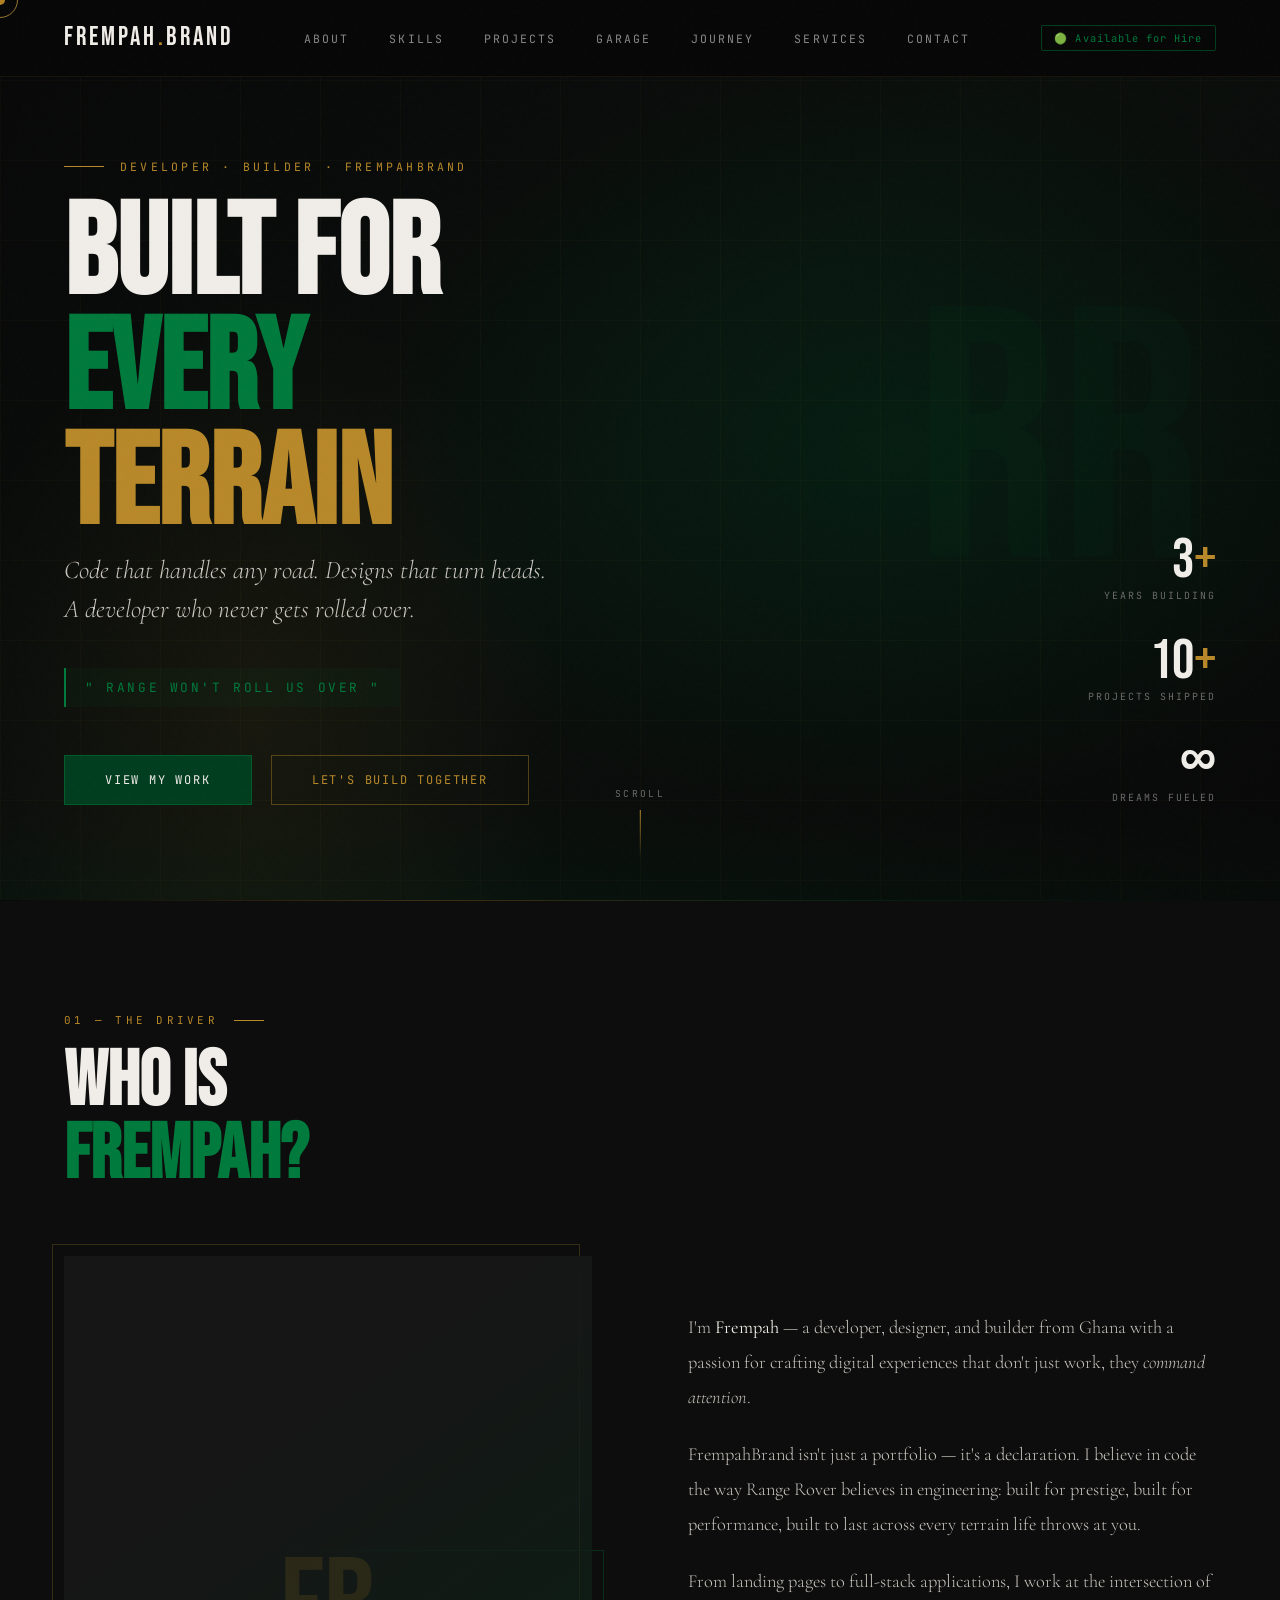
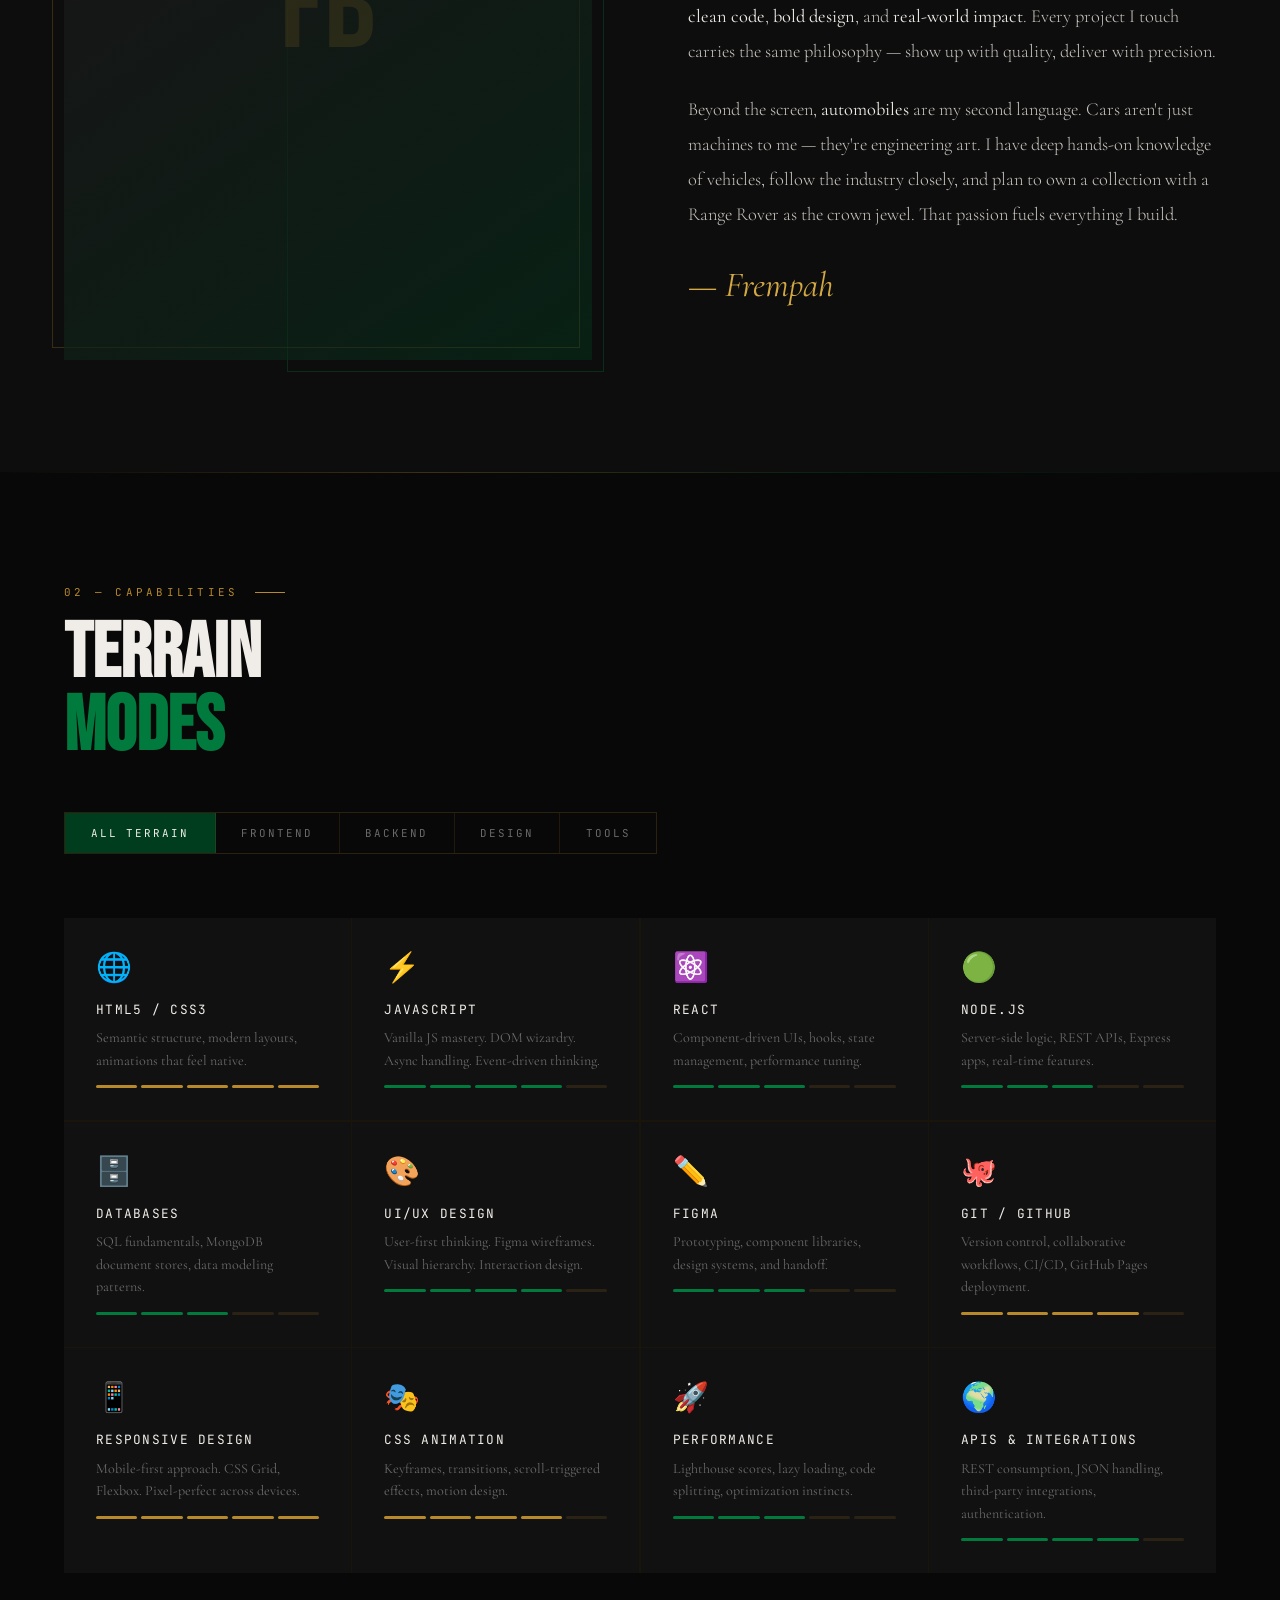
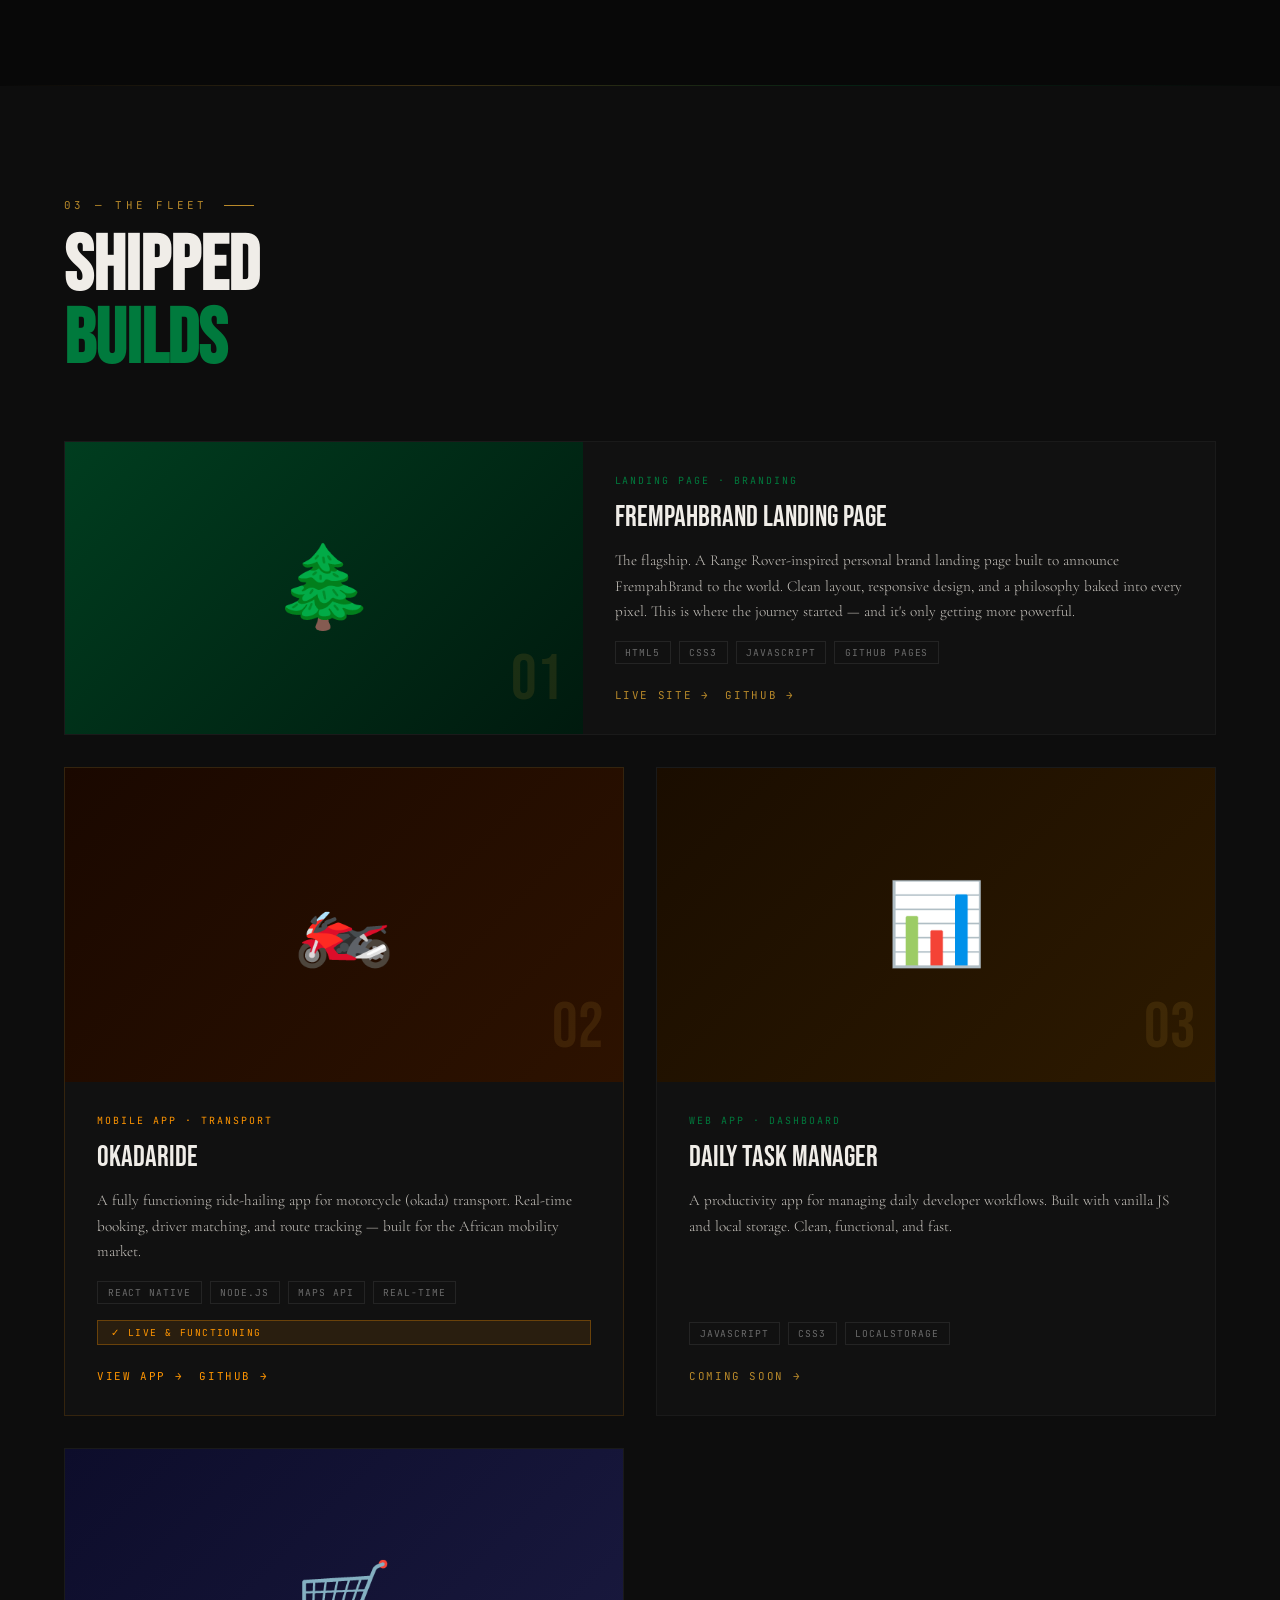
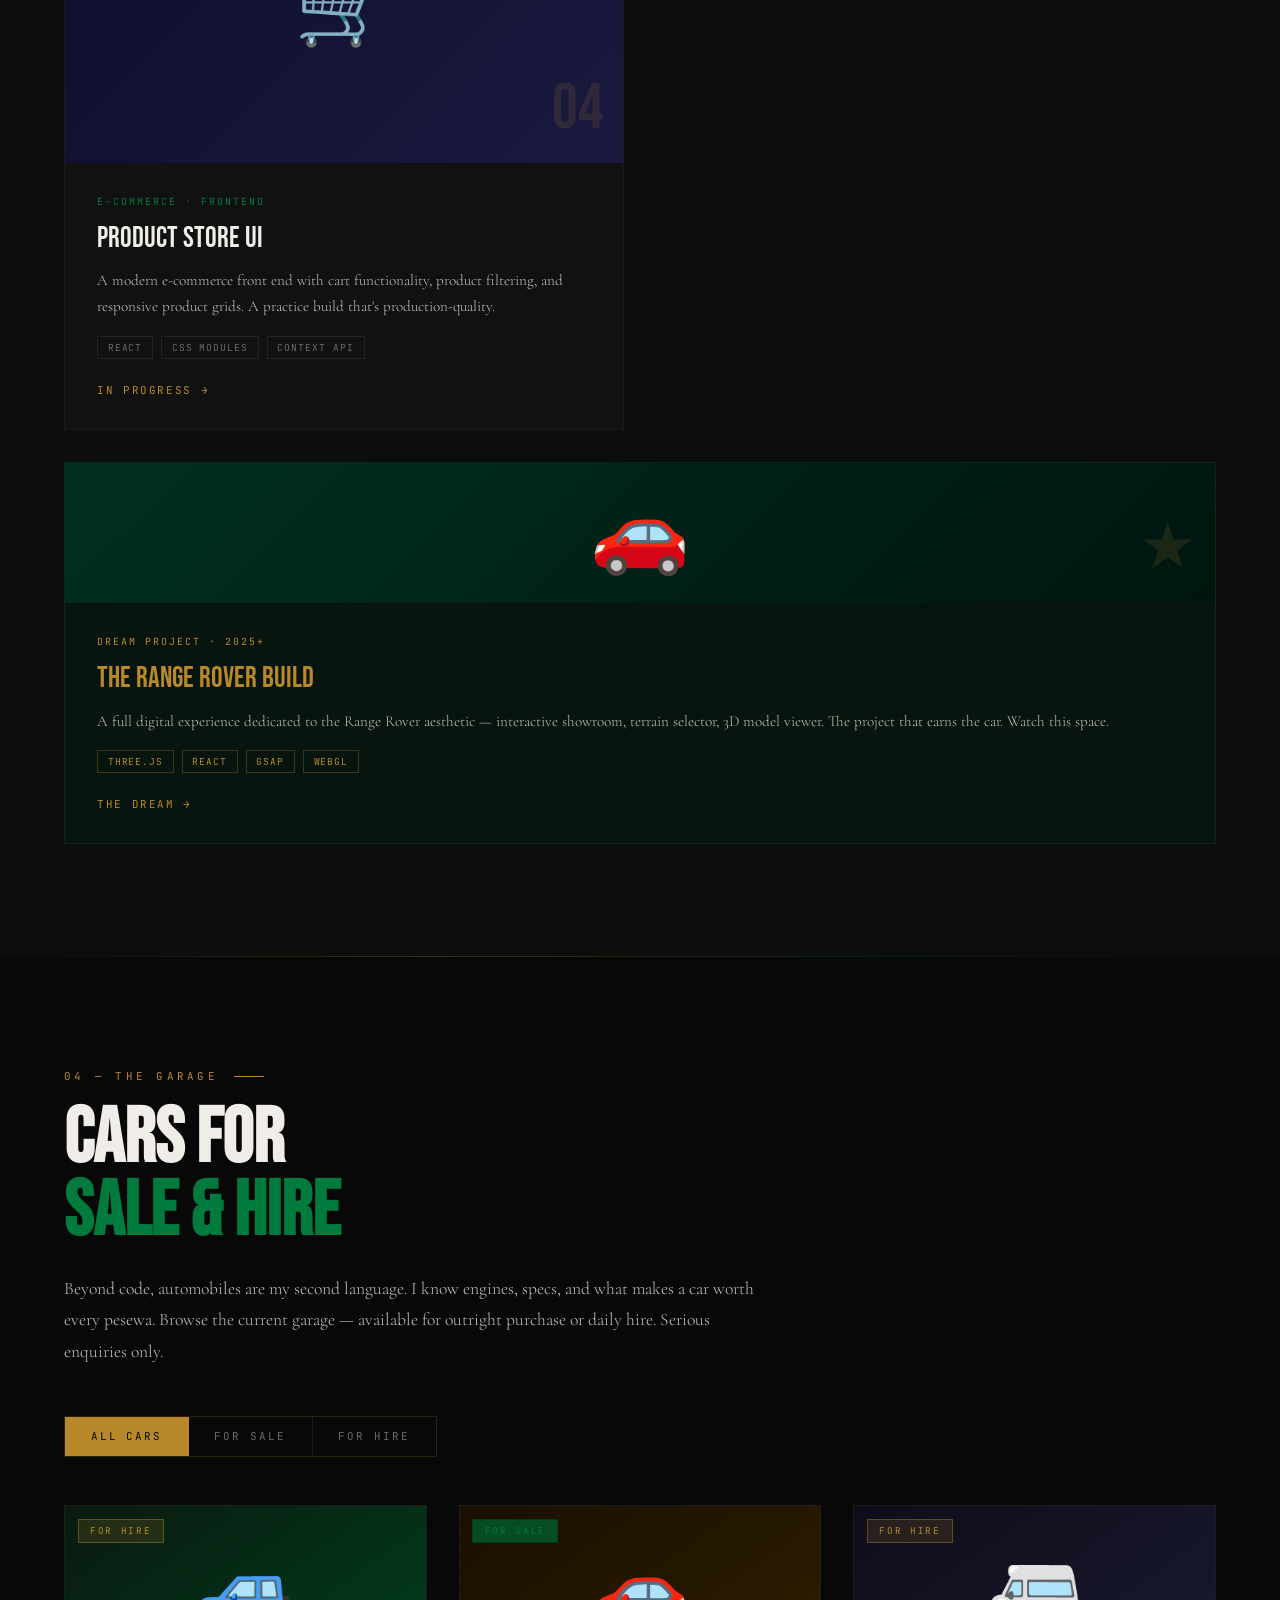
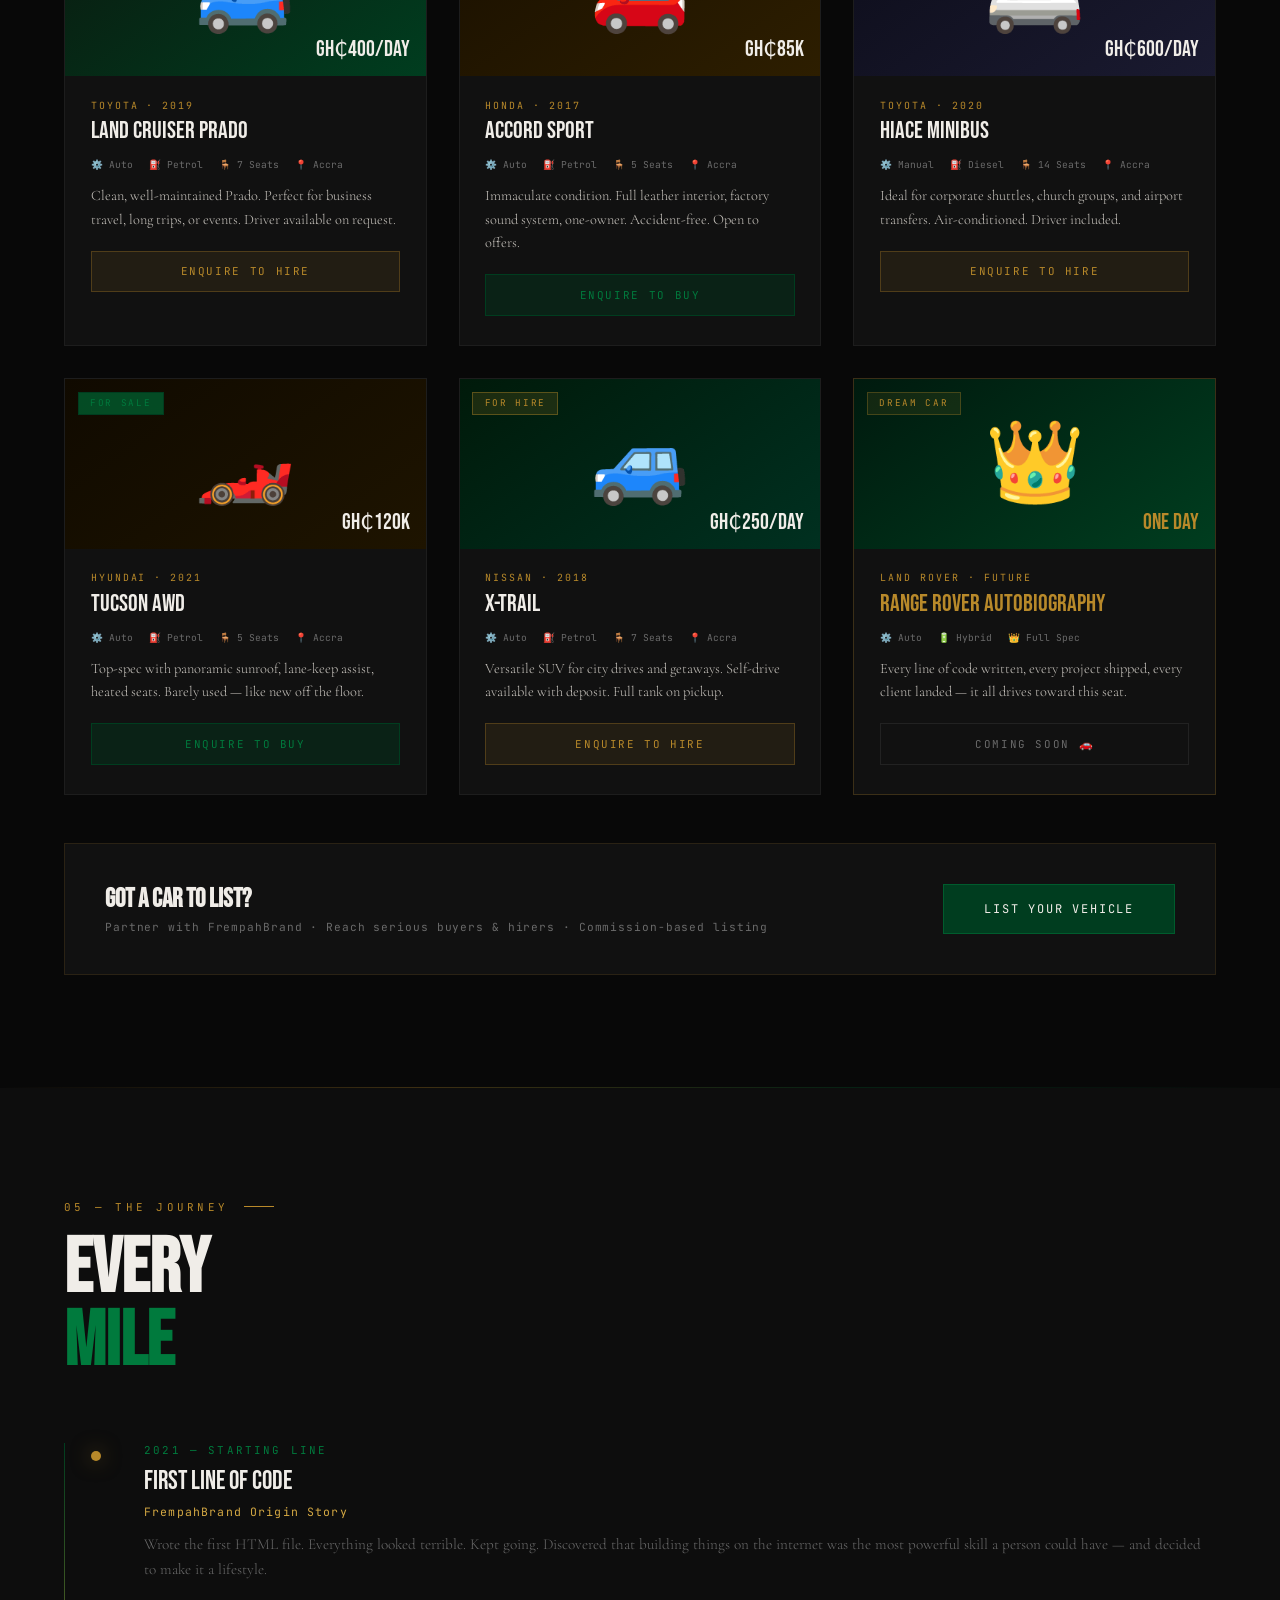
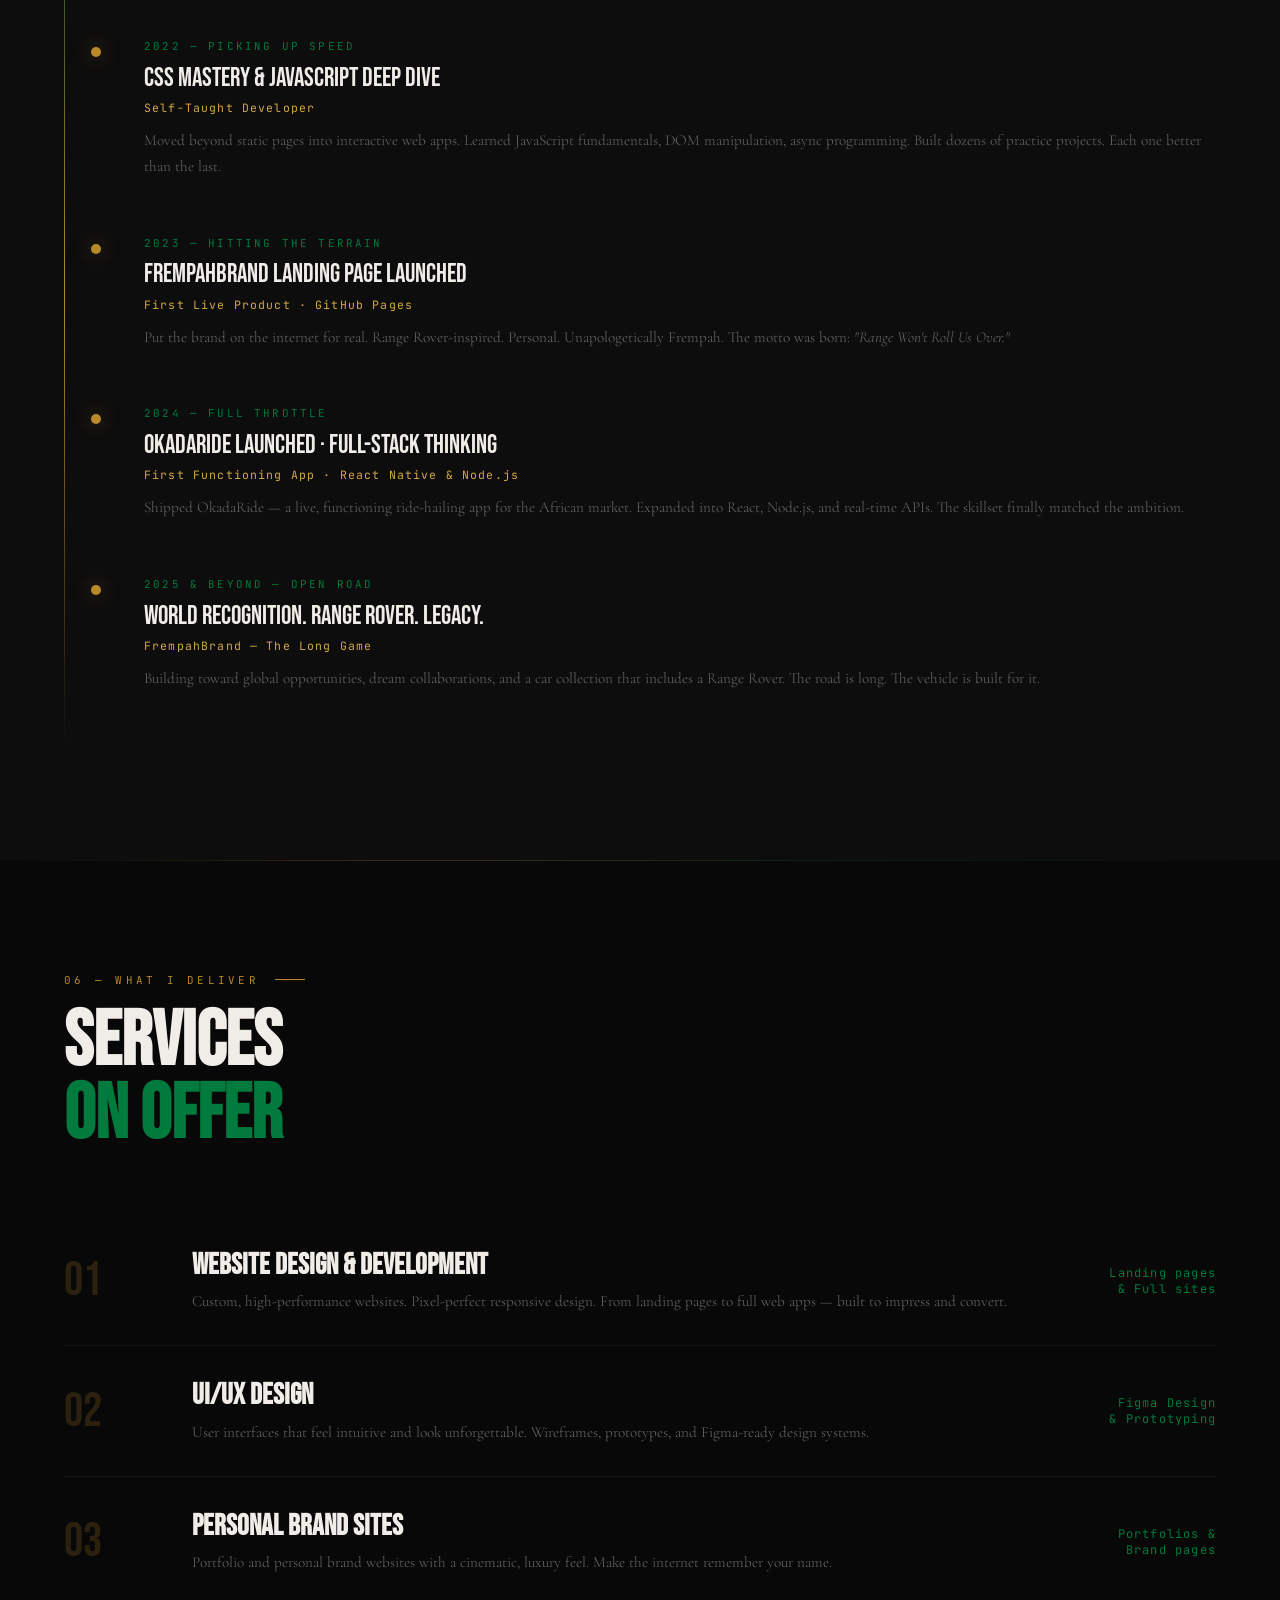
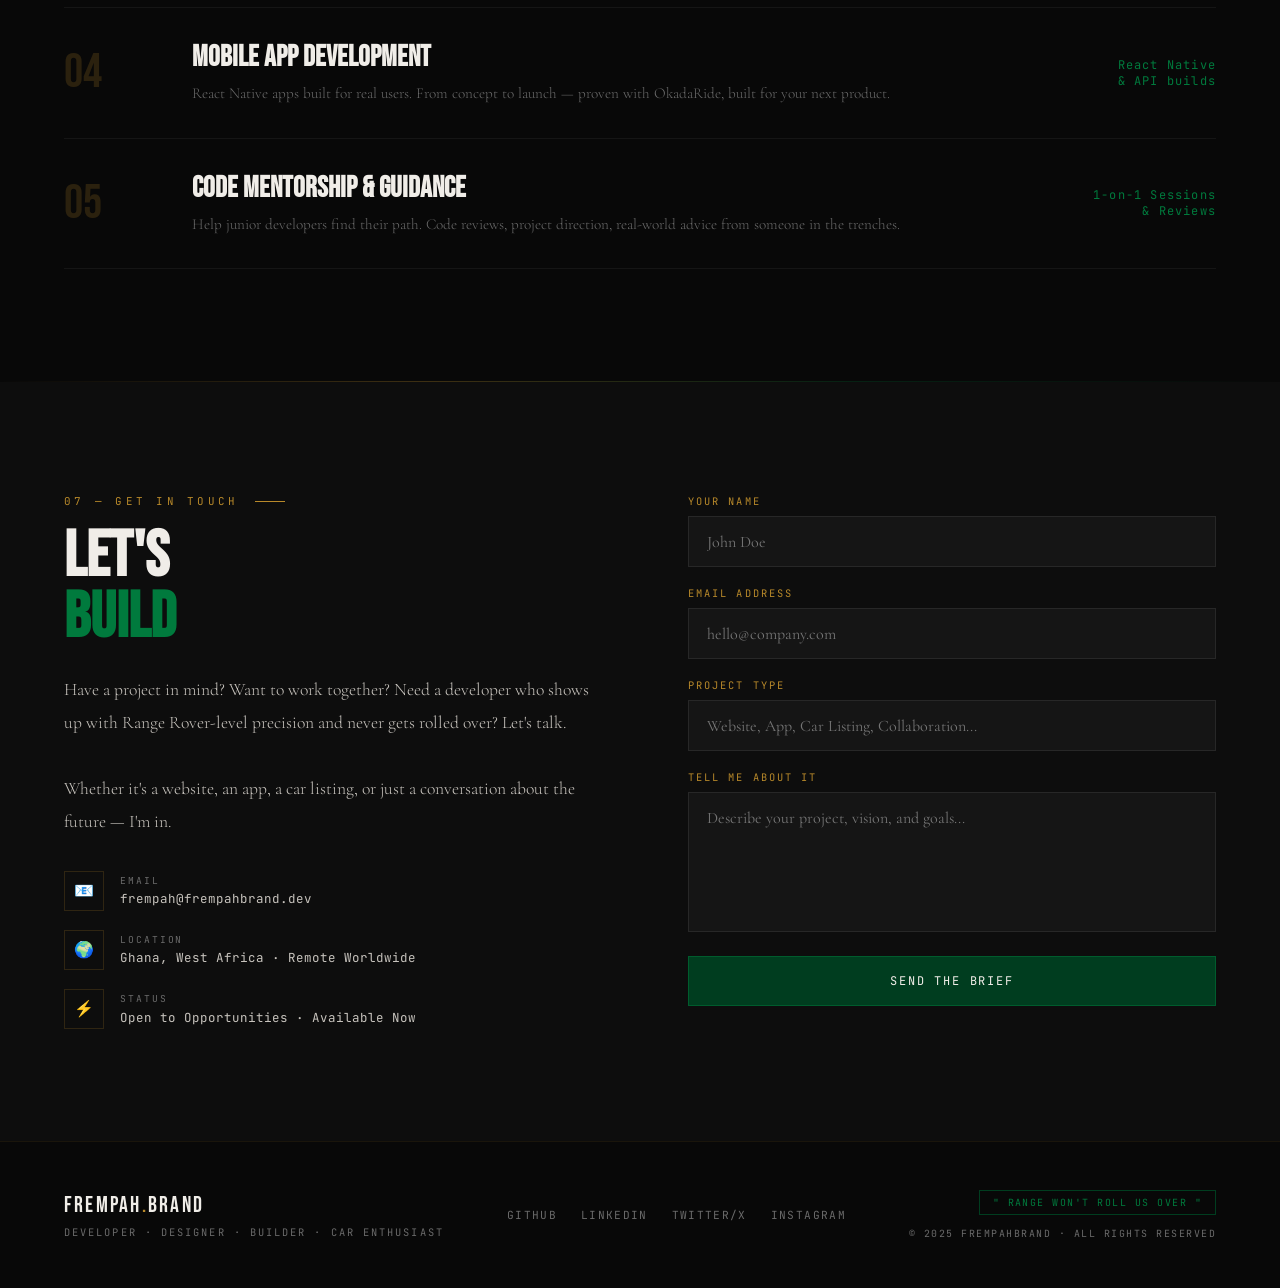
<file: index.html>
<!DOCTYPE html>
<html lang="en">
<head>
<meta charset="UTF-8"/>
<meta name="viewport" content="width=device-width, initial-scale=1.0"/>
<title>FrempahBrand — Developer. Builder. Legend.</title>
<link rel="preconnect" href="https://fonts.googleapis.com"/>
<link rel="preconnect" href="https://fonts.gstatic.com" crossorigin/>
<link href="https://fonts.googleapis.com/css2?family=Cormorant+Garamond:ital,wght@0,300;0,400;0,600;0,700;1,300;1,400&family=JetBrains+Mono:wght@300;400;500&family=Bebas+Neue&display=swap" rel="stylesheet"/>
<style>
  :root {
    --black: #080808; --deep: #0d0d0d; --panel: #111111; --panel2: #161616;
    --rrg: #003d1f; --rrg-bright: #005c2d; --rrg-glow: #007a3d;
    --gold: #b8892a; --gold-bright: #d4a843;
    --chrome-dim: #888; --white: #f0ede8; --off-white: #c8c4be; --text-muted: #6a6a6a;
    --font-display: 'Bebas Neue', sans-serif;
    --font-serif: 'Cormorant Garamond', serif;
    --font-mono: 'JetBrains Mono', monospace;
  }
  *, *::before, *::after { margin: 0; padding: 0; box-sizing: border-box; }
  html { scroll-behavior: smooth; }
  body { background: var(--black); color: var(--white); font-family: var(--font-serif); overflow-x: hidden; cursor: none; }

  /* CURSOR */
  .cursor { position: fixed; width: 10px; height: 10px; background: var(--gold); border-radius: 50%; pointer-events: none; z-index: 9999; transform: translate(-50%,-50%); mix-blend-mode: difference; }
  .cursor-ring { position: fixed; width: 36px; height: 36px; border: 1px solid var(--gold-bright); border-radius: 50%; pointer-events: none; z-index: 9998; transform: translate(-50%,-50%); opacity: .7; transition: width .3s, height .3s; }

  /* SCROLLBAR */
  ::-webkit-scrollbar { width: 3px; }
  ::-webkit-scrollbar-track { background: var(--black); }
  ::-webkit-scrollbar-thumb { background: var(--rrg); }

  /* NAV */
  nav { position: fixed; top: 0; left: 0; right: 0; z-index: 100; display: flex; align-items: center; justify-content: space-between; padding: 1.4rem 4rem; background: rgba(8,8,8,.97); border-bottom: 1px solid rgba(184,137,42,.1); }
  .nav-logo { font-family: var(--font-display); font-size: 1.6rem; letter-spacing: .12em; color: var(--white); }
  .nav-logo span { color: var(--gold); }
  .nav-links { display: flex; gap: 2.5rem; list-style: none; }
  .nav-links a { font-family: var(--font-mono); font-size: .72rem; letter-spacing: .18em; text-transform: uppercase; color: var(--chrome-dim); text-decoration: none; transition: color .3s; position: relative; }
  .nav-links a::after { content: ''; position: absolute; bottom: -4px; left: 0; width: 0; height: 1px; background: var(--gold); transition: width .3s; }
  .nav-links a:hover { color: var(--gold); }
  .nav-links a:hover::after { width: 100%; }
  .nav-badge { font-family: var(--font-mono); font-size: .65rem; letter-spacing: .1em; color: var(--rrg-glow); border: 1px solid var(--rrg); padding: .3rem .8rem; border-radius: 2px; }

  /* HERO — padding-top ensures content clears fixed nav on all screen sizes */
  .hero { min-height: 100vh; position: relative; display: flex; flex-direction: column; justify-content: center; padding: 8rem 4rem 4rem; overflow: hidden; }
  .hero-bg { position: absolute; inset: 0; z-index: 0; background: radial-gradient(ellipse 60% 60% at 70% 50%, rgba(0,61,31,.35) 0%, transparent 70%), radial-gradient(ellipse 40% 80% at 20% 80%, rgba(184,137,42,.08) 0%, transparent 60%), linear-gradient(135deg, #080808 0%, #0a0f0c 50%, #080808 100%); }
  .hero-grid { position: absolute; inset: 0; z-index: 1; opacity: .06; background-image: linear-gradient(rgba(184,137,42,.6) 1px, transparent 1px), linear-gradient(90deg, rgba(184,137,42,.6) 1px, transparent 1px); background-size: 80px 80px; }
  .hero-terrain { position: absolute; bottom: 0; left: 0; right: 0; z-index: 2; height: 200px; opacity: .15; background: radial-gradient(ellipse 200% 100% at 50% 120%, var(--rrg) 0%, transparent 70%); }
  .hero-rr-mark { position: absolute; right: 6%; top: 50%; transform: translateY(-50%); z-index: 2; opacity: .04; font-family: var(--font-display); font-size: 28vw; line-height: 1; color: var(--rrg-glow); user-select: none; animation: breathe 8s ease-in-out infinite; }
  @keyframes breathe { 0%,100%{opacity:.04} 50%{opacity:.07} }
  .hero-content { position: relative; z-index: 3; max-width: 900px; }
  .hero-eyebrow { font-family: var(--font-mono); font-size: .72rem; letter-spacing: .28em; color: var(--gold); text-transform: uppercase; margin-bottom: 1.5rem; display: flex; align-items: center; gap: 1rem; }
  .hero-eyebrow::before { content: ''; display: block; width: 40px; height: 1px; background: var(--gold); }
  .hero-title { font-family: var(--font-display); font-size: clamp(4.5rem, 10vw, 11rem); line-height: .9; color: var(--white); margin-bottom: .5rem; }
  .hero-title .green { color: var(--rrg-glow); }
  .hero-title .gold { color: var(--gold); }
  .hero-subtitle { font-family: var(--font-serif); font-size: clamp(1.1rem, 2vw, 1.6rem); font-style: italic; font-weight: 300; color: var(--off-white); margin-bottom: 2.5rem; line-height: 1.5; }
  .hero-motto { font-family: var(--font-mono); font-size: .8rem; letter-spacing: .2em; color: var(--rrg-glow); text-transform: uppercase; padding: .7rem 1.2rem; border-left: 2px solid var(--rrg-glow); background: rgba(0,92,45,.08); display: inline-block; margin-bottom: 3rem; }
  .hero-ctas { display: flex; gap: 1.2rem; flex-wrap: wrap; }
  .btn-primary { font-family: var(--font-mono); font-size: .75rem; letter-spacing: .15em; text-transform: uppercase; padding: 1rem 2.5rem; text-decoration: none; background: var(--rrg); color: var(--white); border: 1px solid var(--rrg-bright); transition: background .3s, transform .2s, box-shadow .3s; cursor: pointer; }
  .btn-primary:hover { background: var(--rrg-bright); transform: translateY(-2px); box-shadow: 0 12px 40px rgba(0,92,45,.4); }
  .btn-outline { font-family: var(--font-mono); font-size: .75rem; letter-spacing: .15em; text-transform: uppercase; padding: 1rem 2.5rem; text-decoration: none; color: var(--gold); border: 1px solid rgba(184,137,42,.4); background: transparent; transition: border-color .3s, color .3s, background .3s, transform .2s; }
  .btn-outline:hover { border-color: var(--gold); background: rgba(184,137,42,.07); transform: translateY(-2px); }
  .hero-stats { position: absolute; right: 4rem; bottom: 6rem; z-index: 3; display: flex; flex-direction: column; gap: 2rem; text-align: right; }
  .stat-num { font-family: var(--font-display); font-size: 3.5rem; line-height: 1; color: var(--white); }
  .stat-num span { color: var(--gold); }
  .stat-label { font-family: var(--font-mono); font-size: .62rem; letter-spacing: .2em; color: var(--text-muted); text-transform: uppercase; }
  .hero-scroll { position: absolute; bottom: 2.5rem; left: 50%; transform: translateX(-50%); z-index: 3; display: flex; flex-direction: column; align-items: center; gap: .6rem; }
  .hero-scroll span { font-family: var(--font-mono); font-size: .6rem; letter-spacing: .25em; color: var(--text-muted); text-transform: uppercase; }
  .scroll-line { width: 1px; height: 50px; background: linear-gradient(to bottom, var(--gold), transparent); animation: scrollpulse 2s ease-in-out infinite; }
  @keyframes scrollpulse { 0%,100%{opacity:.3} 50%{opacity:1} }

  /* SECTIONS */
  section { padding: 7rem 4rem; position: relative; scroll-margin-top: 5rem; }
  .section-label { font-family: var(--font-mono); font-size: .68rem; letter-spacing: .3em; text-transform: uppercase; color: var(--gold); display: flex; align-items: center; gap: 1rem; margin-bottom: 1.2rem; }
  .section-label::after { content: ''; flex: 0 0 30px; height: 1px; background: var(--gold); }
  h2.section-title { font-family: var(--font-display); font-size: clamp(3rem, 6vw, 6rem); line-height: .95; color: var(--white); margin-bottom: 1.5rem; }
  h2.section-title em { color: var(--rrg-glow); font-style: normal; }
  .section-divider { width: 100%; height: 1px; background: linear-gradient(to right, transparent, rgba(184,137,42,.3), rgba(0,92,45,.3), transparent); }

  /* ABOUT */
  #about { background: var(--deep); }
  .about-grid { display: grid; grid-template-columns: 1fr 1fr; gap: 6rem; align-items: center; margin-top: 4rem; }
  .about-image-wrap { position: relative; }
  .about-img-border { position: absolute; top: -12px; left: -12px; right: 12px; bottom: 12px; border: 1px solid rgba(184,137,42,.25); z-index: 0; }
  .about-img-accent { position: absolute; bottom: -12px; right: -12px; width: 60%; height: 60%; border: 1px solid rgba(0,92,45,.4); z-index: 0; }
  .about-photo-placeholder { width: 100%; aspect-ratio: 3/4; background: linear-gradient(145deg, var(--panel2) 30%, rgba(0,61,31,.4) 100%); position: relative; z-index: 1; display: flex; align-items: center; justify-content: center; font-family: var(--font-display); font-size: 8rem; color: rgba(184,137,42,.15); }
  .about-text p { font-size: 1.15rem; line-height: 1.9; color: var(--off-white); margin-bottom: 1.4rem; font-weight: 300; }
  .about-text p strong { color: var(--white); font-weight: 400; }
  .about-signature { font-family: var(--font-serif); font-style: italic; font-size: 2.2rem; color: var(--gold-bright); margin-top: 2rem; }

  /* SKILLS */
  #skills { background: var(--black); }
  .terrain-selector { display: flex; margin: 3rem 0 4rem; border: 1px solid rgba(184,137,42,.2); overflow: hidden; width: fit-content; }
  .terrain-btn { font-family: var(--font-mono); font-size: .68rem; letter-spacing: .18em; text-transform: uppercase; padding: .8rem 1.6rem; background: transparent; color: var(--text-muted); border: none; cursor: pointer; border-right: 1px solid rgba(184,137,42,.15); transition: background .3s, color .3s; }
  .terrain-btn:last-child { border-right: none; }
  .terrain-btn.active, .terrain-btn:hover { background: var(--rrg); color: var(--white); }
  .skills-grid { display: grid; grid-template-columns: repeat(auto-fill, minmax(260px, 1fr)); gap: 1.5px; background: rgba(184,137,42,.1); }
  .skill-card { background: var(--panel); padding: 2rem; transition: background .3s, transform .3s; position: relative; overflow: hidden; }
  .skill-card::before { content: ''; position: absolute; top: 0; left: 0; right: 0; height: 2px; background: linear-gradient(to right, var(--rrg), var(--gold)); transform: scaleX(0); transform-origin: left; transition: transform .4s; }
  .skill-card:hover::before { transform: scaleX(1); }
  .skill-card:hover { background: var(--panel2); transform: translateY(-3px); }
  .skill-icon { font-size: 1.8rem; margin-bottom: 1rem; display: block; }
  .skill-name { font-family: var(--font-mono); font-size: .8rem; letter-spacing: .1em; color: var(--white); margin-bottom: .5rem; text-transform: uppercase; }
  .skill-desc { font-size: .88rem; color: var(--text-muted); line-height: 1.6; margin-top: .6rem; }
  .skill-level-wrap { display: flex; gap: 4px; margin-top: .8rem; }
  .skill-pip { flex: 1; height: 3px; background: rgba(184,137,42,.15); border-radius: 2px; }
  .skill-pip.filled { background: var(--rrg-glow); }
  .skill-pip.gold { background: var(--gold); }

  /* PROJECTS */
  #projects { background: var(--deep); }
  .projects-grid { display: grid; grid-template-columns: 1fr 1fr; gap: 2rem; margin-top: 4rem; }
  .project-card { background: var(--panel); border: 1px solid rgba(255,255,255,.04); transition: border-color .3s, transform .3s; display: flex; flex-direction: column; overflow: hidden; }
  .project-card:hover { border-color: rgba(184,137,42,.3); transform: translateY(-5px); }
  .project-card.featured { grid-column: 1 / -1; flex-direction: row; }
  .project-thumb { aspect-ratio: 16/9; display: flex; align-items: center; justify-content: center; font-size: 5rem; position: relative; overflow: hidden; flex-shrink: 0; }
  .project-card.featured .project-thumb { flex: 0 0 45%; aspect-ratio: auto; }
  .proj-num { position: absolute; bottom: 1rem; right: 1.2rem; font-family: var(--font-display); font-size: 4rem; color: rgba(184,137,42,.15); }
  .project-body { padding: 2rem; flex: 1; display: flex; flex-direction: column; }
  .project-tag { font-family: var(--font-mono); font-size: .62rem; letter-spacing: .2em; text-transform: uppercase; color: var(--rrg-glow); margin-bottom: .8rem; }
  .project-title { font-family: var(--font-display); font-size: 1.8rem; color: var(--white); margin-bottom: .8rem; }
  .project-desc { font-size: .95rem; line-height: 1.7; color: var(--off-white); flex: 1; font-weight: 300; }
  .project-links { display: flex; gap: 1rem; margin-top: 1.5rem; }
  .project-link { font-family: var(--font-mono); font-size: .68rem; letter-spacing: .15em; text-transform: uppercase; color: var(--gold); text-decoration: none; transition: color .3s; }
  .project-link:hover { color: var(--gold-bright); }
  .project-link::after { content: ' →'; }
  .project-stack { display: flex; flex-wrap: wrap; gap: .5rem; margin-top: 1rem; }
  .stack-tag { font-family: var(--font-mono); font-size: .6rem; letter-spacing: .1em; color: var(--text-muted); border: 1px solid rgba(255,255,255,.08); padding: .25rem .6rem; text-transform: uppercase; }
  .live-badge { display: inline-block; margin-top: 1rem; font-family: var(--font-mono); font-size: .6rem; letter-spacing: .15em; text-transform: uppercase; padding: .3rem .8rem; }

  /* GARAGE */
  #garage { background: var(--black); }
  .garage-intro { font-size: 1.1rem; line-height: 1.8; color: var(--off-white); font-weight: 300; max-width: 700px; margin-bottom: 3rem; }
  .garage-tabs { display: flex; margin-bottom: 3rem; border: 1px solid rgba(184,137,42,.2); overflow: hidden; width: fit-content; }
  .garage-tab { font-family: var(--font-mono); font-size: .68rem; letter-spacing: .18em; text-transform: uppercase; padding: .8rem 1.6rem; background: transparent; color: var(--text-muted); border: none; cursor: pointer; border-right: 1px solid rgba(184,137,42,.15); transition: background .3s, color .3s; }
  .garage-tab:last-child { border-right: none; }
  .garage-tab.active, .garage-tab:hover { background: var(--gold); color: var(--black); }
  .garage-grid { display: grid; grid-template-columns: repeat(auto-fill, minmax(300px, 1fr)); gap: 2rem; }
  .car-card { background: var(--panel); border: 1px solid rgba(255,255,255,.05); overflow: hidden; transition: transform .3s, border-color .3s; }
  .car-card:hover { transform: translateY(-6px); border-color: rgba(184,137,42,.3); }
  .car-visual { height: 170px; display: flex; align-items: center; justify-content: center; font-size: 5rem; position: relative; }
  .car-badge { position: absolute; top: .8rem; left: .8rem; font-family: var(--font-mono); font-size: .58rem; letter-spacing: .18em; text-transform: uppercase; padding: .3rem .7rem; }
  .car-badge.forsale { background: rgba(0,92,45,.8); color: var(--rrg-glow); border: 1px solid var(--rrg); }
  .car-badge.forhire { background: rgba(184,137,42,.15); color: var(--gold); border: 1px solid rgba(184,137,42,.4); }
  .car-badge.dream { background: rgba(184,137,42,.1); color: var(--gold); border: 1px solid rgba(184,137,42,.3); }
  .car-price { position: absolute; bottom: .8rem; right: 1rem; font-family: var(--font-display); font-size: 1.4rem; color: var(--white); }
  .car-body { padding: 1.4rem 1.6rem 1.8rem; }
  .car-make { font-family: var(--font-mono); font-size: .62rem; letter-spacing: .2em; text-transform: uppercase; color: var(--gold); margin-bottom: .3rem; }
  .car-name { font-family: var(--font-display); font-size: 1.5rem; color: var(--white); margin-bottom: .8rem; }
  .car-specs { display: flex; gap: 1rem; flex-wrap: wrap; margin-bottom: .8rem; }
  .car-spec { font-family: var(--font-mono); font-size: .6rem; color: var(--text-muted); }
  .car-desc { font-size: .9rem; line-height: 1.65; color: var(--off-white); font-weight: 300; margin-bottom: 1.2rem; }
  .car-cta { display: block; width: 100%; font-family: var(--font-mono); font-size: .68rem; letter-spacing: .15em; text-transform: uppercase; padding: .8rem; text-align: center; text-decoration: none; transition: background .3s; }
  .car-cta.buy { background: rgba(0,61,31,.4); color: var(--rrg-glow); border: 1px solid var(--rrg); }
  .car-cta.buy:hover { background: var(--rrg); }
  .car-cta.hire { background: rgba(184,137,42,.1); color: var(--gold); border: 1px solid rgba(184,137,42,.3); }
  .car-cta.hire:hover { background: rgba(184,137,42,.22); }
  .car-cta.soon { background: transparent; color: var(--text-muted); border: 1px solid rgba(255,255,255,.07); }
  .garage-partner { margin-top: 3rem; padding: 2.5rem; background: var(--panel); border: 1px solid rgba(184,137,42,.15); display: flex; align-items: center; justify-content: space-between; gap: 2rem; flex-wrap: wrap; }
  .garage-partner h3 { font-family: var(--font-display); font-size: 1.6rem; color: var(--white); margin-bottom: .3rem; }
  .garage-partner p { font-family: var(--font-mono); font-size: .7rem; letter-spacing: .08em; color: var(--text-muted); }

  /* EXPERIENCE */
  #experience { background: var(--deep); }
  .timeline { margin-top: 4rem; position: relative; padding-left: 2rem; }
  .timeline::before { content: ''; position: absolute; left: 0; top: 0; bottom: 0; width: 1px; background: linear-gradient(to bottom, var(--rrg), var(--gold), transparent); }
  .timeline-item { position: relative; padding-left: 3rem; padding-bottom: 3.5rem; }
  .timeline-item::before { content: ''; position: absolute; left: -5px; top: 8px; width: 10px; height: 10px; border-radius: 50%; background: var(--gold); box-shadow: 0 0 20px rgba(184,137,42,.5); }
  .timeline-year { font-family: var(--font-mono); font-size: .68rem; letter-spacing: .2em; color: var(--rrg-glow); text-transform: uppercase; margin-bottom: .6rem; }
  .timeline-title { font-family: var(--font-display); font-size: 1.6rem; color: var(--white); margin-bottom: .4rem; }
  .timeline-sub { font-family: var(--font-mono); font-size: .72rem; color: var(--gold-bright); margin-bottom: .8rem; letter-spacing: .1em; }
  .timeline-desc { font-size: .95rem; line-height: 1.7; color: var(--text-muted); font-weight: 300; }

  /* SERVICES */
  #services { background: var(--black); }
  .services-list { margin-top: 4rem; }
  .service-row { display: grid; grid-template-columns: 80px 1fr auto; align-items: center; gap: 3rem; padding: 2rem 0; border-bottom: 1px solid rgba(255,255,255,.05); transition: padding-left .3s; position: relative; overflow: hidden; }
  .service-row::before { content: ''; position: absolute; left: 0; top: 0; bottom: 0; width: 0; background: rgba(0,61,31,.12); transition: width .4s; }
  .service-row:hover::before { width: 100%; }
  .service-row:hover { padding-left: 1rem; }
  .service-num { font-family: var(--font-display); font-size: 3rem; color: rgba(184,137,42,.2); transition: color .3s; }
  .service-row:hover .service-num { color: var(--gold); }
  .service-info h3 { font-family: var(--font-display); font-size: 1.8rem; color: var(--white); margin-bottom: .4rem; }
  .service-info p { font-size: .95rem; color: var(--text-muted); line-height: 1.6; font-weight: 300; }
  .service-price { font-family: var(--font-mono); font-size: .75rem; letter-spacing: .1em; color: var(--rrg-glow); text-align: right; white-space: nowrap; }

  /* CONTACT */
  #contact { background: var(--deep); display: grid; grid-template-columns: 1fr 1fr; gap: 6rem; align-items: start; }
  .contact-left p { font-size: 1.1rem; line-height: 1.9; color: var(--off-white); margin-bottom: 2rem; font-weight: 300; }
  .contact-info { display: flex; flex-direction: column; gap: 1.2rem; margin-top: 2rem; }
  .contact-item { display: flex; align-items: center; gap: 1rem; }
  .contact-item-icon { width: 40px; height: 40px; border: 1px solid rgba(184,137,42,.2); display: flex; align-items: center; justify-content: center; font-size: 1rem; flex-shrink: 0; }
  .contact-item-text { font-family: var(--font-mono); font-size: .78rem; letter-spacing: .08em; color: var(--off-white); }
  .contact-item-text span { display: block; font-size: .6rem; color: var(--text-muted); letter-spacing: .2em; text-transform: uppercase; margin-bottom: .2rem; }
  .contact-form { display: flex; flex-direction: column; gap: 1.2rem; }
  .form-group label { font-family: var(--font-mono); font-size: .65rem; letter-spacing: .2em; text-transform: uppercase; color: var(--gold); display: block; margin-bottom: .5rem; }
  .form-group input, .form-group textarea { width: 100%; background: rgba(255,255,255,.03); border: 1px solid rgba(255,255,255,.08); color: var(--white); padding: .9rem 1.1rem; font-family: var(--font-serif); font-size: 1rem; outline: none; resize: none; transition: border-color .3s; }
  .form-group input:focus, .form-group textarea:focus { border-color: rgba(184,137,42,.4); }
  .form-group textarea { min-height: 140px; }

  /* FOOTER */
  footer { background: var(--black); border-top: 1px solid rgba(184,137,42,.1); padding: 3rem 4rem; display: flex; align-items: center; justify-content: space-between; flex-wrap: wrap; gap: 2rem; }
  .footer-logo { font-family: var(--font-display); font-size: 1.4rem; letter-spacing: .1em; }
  .footer-logo span { color: var(--gold); }
  .footer-tagline { font-family: var(--font-mono); font-size: .65rem; letter-spacing: .2em; color: var(--text-muted); text-transform: uppercase; margin-top: .4rem; }
  .footer-socials { display: flex; gap: 1.5rem; }
  .footer-socials a { font-family: var(--font-mono); font-size: .7rem; letter-spacing: .12em; text-transform: uppercase; color: var(--text-muted); text-decoration: none; transition: color .3s; }
  .footer-socials a:hover { color: var(--gold); }
  .footer-copy { font-family: var(--font-mono); font-size: .62rem; letter-spacing: .15em; color: var(--text-muted); text-transform: uppercase; }
  .footer-rr { font-family: var(--font-mono); font-size: .62rem; letter-spacing: .15em; color: var(--rrg-glow); text-transform: uppercase; border: 1px solid var(--rrg); padding: .3rem .8rem; }

  /* NOISE OVERLAY */
  body::before { content: ''; position: fixed; inset: 0; z-index: 1000; pointer-events: none; background-image: url("data:image/svg+xml,%3Csvg viewBox='0 0 256 256' xmlns='http://www.w3.org/2000/svg'%3E%3Cfilter id='noise'%3E%3CfeTurbulence type='fractalNoise' baseFrequency='0.9' numOctaves='4' stitchTiles='stitch'/%3E%3C/filter%3E%3Crect width='100%25' height='100%25' filter='url(%23noise)' opacity='0.04'/%3E%3C/svg%3E"); opacity: .3; }

  /* RESPONSIVE */
  @media(max-width:900px){
    nav { padding: 1.2rem 2rem; }
    .nav-links { display: none; }
    section { padding: 5rem 2rem; }
    .hero { padding: 7rem 2rem 3rem; }
    .hero-stats, .hero-rr-mark { display: none; }
    .about-grid { grid-template-columns: 1fr; gap: 3rem; }
    .projects-grid { grid-template-columns: 1fr; }
    .project-card.featured { flex-direction: column; }
    #contact { grid-template-columns: 1fr; gap: 3rem; }
    footer { flex-direction: column; text-align: center; }
    .service-row { grid-template-columns: 60px 1fr; gap: 1.5rem; }
    .service-price { display: none; }
  }
</style>
</head>
<body>

<div class="cursor" id="cursor"></div>
<div class="cursor-ring" id="cursorRing"></div>

<!-- NAV -->
<nav>
  <div class="nav-logo">FREMPAH<span>.</span>BRAND</div>
  <ul class="nav-links">
    <li><a href="#about">About</a></li>
    <li><a href="#skills">Skills</a></li>
    <li><a href="#projects">Projects</a></li>
    <li><a href="#garage">Garage</a></li>
    <li><a href="#experience">Journey</a></li>
    <li><a href="#services">Services</a></li>
    <li><a href="#contact">Contact</a></li>
  </ul>
  <div class="nav-badge">🟢 Available for Hire</div>
</nav>

<!-- HERO -->
<section class="hero" id="home">
  <div class="hero-bg"></div>
  <div class="hero-grid"></div>
  <div class="hero-terrain"></div>
  <div class="hero-rr-mark">RR</div>
  <div class="hero-content">
    <div class="hero-eyebrow">Developer · Builder · FrempahBrand</div>
    <h1 class="hero-title">BUILT FOR<br><span class="green">EVERY</span><br><span class="gold">TERRAIN</span></h1>
    <p class="hero-subtitle">Code that handles any road. Designs that turn heads.<br>A developer who never gets rolled over.</p>
    <div class="hero-motto">" Range Won't Roll Us Over "</div>
    <div class="hero-ctas">
      <a href="#projects" class="btn-primary">View My Work</a>
      <a href="#contact" class="btn-outline">Let's Build Together</a>
    </div>
  </div>
  <div class="hero-stats">
    <div><div class="stat-num">3<span>+</span></div><div class="stat-label">Years Building</div></div>
    <div><div class="stat-num">10<span>+</span></div><div class="stat-label">Projects Shipped</div></div>
    <div><div class="stat-num">∞</div><div class="stat-label">Dreams Fueled</div></div>
  </div>
  <div class="hero-scroll"><span>Scroll</span><div class="scroll-line"></div></div>
</section>

<div class="section-divider"></div>

<!-- ABOUT -->
<section id="about">
  <div class="section-label">01 — The Driver</div>
  <h2 class="section-title">WHO IS<br><em>FREMPAH?</em></h2>
  <div class="about-grid">
    <div class="about-image-wrap">
      <div class="about-img-border"></div>
      <div class="about-img-accent"></div>
      <div class="about-photo-placeholder">FB</div>
    </div>
    <div class="about-text">
      <p>I'm <strong>Frempah</strong> — a developer, designer, and builder from Ghana with a passion for crafting digital experiences that don't just work, they <em>command attention</em>.</p>
      <p>FrempahBrand isn't just a portfolio — it's a declaration. I believe in code the way Range Rover believes in engineering: built for prestige, built for performance, built to last across every terrain life throws at you.</p>
      <p>From landing pages to full-stack applications, I work at the intersection of <strong>clean code</strong>, <strong>bold design</strong>, and <strong>real-world impact</strong>. Every project I touch carries the same philosophy — show up with quality, deliver with precision.</p>
      <p>Beyond the screen, <strong>automobiles</strong> are my second language. Cars aren't just machines to me — they're engineering art. I have deep hands-on knowledge of vehicles, follow the industry closely, and plan to own a collection with a Range Rover as the crown jewel. That passion fuels everything I build.</p>
      <div class="about-signature">— Frempah</div>
    </div>
  </div>
</section>

<div class="section-divider"></div>

<!-- SKILLS -->
<section id="skills">
  <div class="section-label">02 — Capabilities</div>
  <h2 class="section-title">TERRAIN<br><em>MODES</em></h2>
  <div class="terrain-selector">
    <button class="terrain-btn active" onclick="filterSkills('all',this)">All Terrain</button>
    <button class="terrain-btn" onclick="filterSkills('frontend',this)">Frontend</button>
    <button class="terrain-btn" onclick="filterSkills('backend',this)">Backend</button>
    <button class="terrain-btn" onclick="filterSkills('design',this)">Design</button>
    <button class="terrain-btn" onclick="filterSkills('tools',this)">Tools</button>
  </div>
  <div class="skills-grid">
    <div class="skill-card" data-cat="frontend"><span class="skill-icon">🌐</span><div class="skill-name">HTML5 / CSS3</div><div class="skill-desc">Semantic structure, modern layouts, animations that feel native.</div><div class="skill-level-wrap"><div class="skill-pip gold filled"></div><div class="skill-pip gold filled"></div><div class="skill-pip gold filled"></div><div class="skill-pip gold filled"></div><div class="skill-pip gold filled"></div></div></div>
    <div class="skill-card" data-cat="frontend"><span class="skill-icon">⚡</span><div class="skill-name">JavaScript</div><div class="skill-desc">Vanilla JS mastery. DOM wizardry. Async handling. Event-driven thinking.</div><div class="skill-level-wrap"><div class="skill-pip filled"></div><div class="skill-pip filled"></div><div class="skill-pip filled"></div><div class="skill-pip filled"></div><div class="skill-pip"></div></div></div>
    <div class="skill-card" data-cat="frontend"><span class="skill-icon">⚛️</span><div class="skill-name">React</div><div class="skill-desc">Component-driven UIs, hooks, state management, performance tuning.</div><div class="skill-level-wrap"><div class="skill-pip filled"></div><div class="skill-pip filled"></div><div class="skill-pip filled"></div><div class="skill-pip"></div><div class="skill-pip"></div></div></div>
    <div class="skill-card" data-cat="backend"><span class="skill-icon">🟢</span><div class="skill-name">Node.js</div><div class="skill-desc">Server-side logic, REST APIs, Express apps, real-time features.</div><div class="skill-level-wrap"><div class="skill-pip filled"></div><div class="skill-pip filled"></div><div class="skill-pip filled"></div><div class="skill-pip"></div><div class="skill-pip"></div></div></div>
    <div class="skill-card" data-cat="backend"><span class="skill-icon">🗄️</span><div class="skill-name">Databases</div><div class="skill-desc">SQL fundamentals, MongoDB document stores, data modeling patterns.</div><div class="skill-level-wrap"><div class="skill-pip filled"></div><div class="skill-pip filled"></div><div class="skill-pip filled"></div><div class="skill-pip"></div><div class="skill-pip"></div></div></div>
    <div class="skill-card" data-cat="design"><span class="skill-icon">🎨</span><div class="skill-name">UI/UX Design</div><div class="skill-desc">User-first thinking. Figma wireframes. Visual hierarchy. Interaction design.</div><div class="skill-level-wrap"><div class="skill-pip filled"></div><div class="skill-pip filled"></div><div class="skill-pip filled"></div><div class="skill-pip filled"></div><div class="skill-pip"></div></div></div>
    <div class="skill-card" data-cat="design"><span class="skill-icon">✏️</span><div class="skill-name">Figma</div><div class="skill-desc">Prototyping, component libraries, design systems, and handoff.</div><div class="skill-level-wrap"><div class="skill-pip filled"></div><div class="skill-pip filled"></div><div class="skill-pip filled"></div><div class="skill-pip"></div><div class="skill-pip"></div></div></div>
    <div class="skill-card" data-cat="tools"><span class="skill-icon">🐙</span><div class="skill-name">Git / GitHub</div><div class="skill-desc">Version control, collaborative workflows, CI/CD, GitHub Pages deployment.</div><div class="skill-level-wrap"><div class="skill-pip gold filled"></div><div class="skill-pip gold filled"></div><div class="skill-pip gold filled"></div><div class="skill-pip gold filled"></div><div class="skill-pip"></div></div></div>
    <div class="skill-card" data-cat="tools"><span class="skill-icon">📱</span><div class="skill-name">Responsive Design</div><div class="skill-desc">Mobile-first approach. CSS Grid, Flexbox. Pixel-perfect across devices.</div><div class="skill-level-wrap"><div class="skill-pip gold filled"></div><div class="skill-pip gold filled"></div><div class="skill-pip gold filled"></div><div class="skill-pip gold filled"></div><div class="skill-pip gold filled"></div></div></div>
    <div class="skill-card" data-cat="frontend"><span class="skill-icon">🎭</span><div class="skill-name">CSS Animation</div><div class="skill-desc">Keyframes, transitions, scroll-triggered effects, motion design.</div><div class="skill-level-wrap"><div class="skill-pip gold filled"></div><div class="skill-pip gold filled"></div><div class="skill-pip gold filled"></div><div class="skill-pip gold filled"></div><div class="skill-pip"></div></div></div>
    <div class="skill-card" data-cat="tools"><span class="skill-icon">🚀</span><div class="skill-name">Performance</div><div class="skill-desc">Lighthouse scores, lazy loading, code splitting, optimization instincts.</div><div class="skill-level-wrap"><div class="skill-pip filled"></div><div class="skill-pip filled"></div><div class="skill-pip filled"></div><div class="skill-pip"></div><div class="skill-pip"></div></div></div>
    <div class="skill-card" data-cat="backend"><span class="skill-icon">🌍</span><div class="skill-name">APIs & Integrations</div><div class="skill-desc">REST consumption, JSON handling, third-party integrations, authentication.</div><div class="skill-level-wrap"><div class="skill-pip filled"></div><div class="skill-pip filled"></div><div class="skill-pip filled"></div><div class="skill-pip filled"></div><div class="skill-pip"></div></div></div>
  </div>
</section>

<div class="section-divider"></div>

<!-- PROJECTS -->
<section id="projects">
  <div class="section-label">03 — The Fleet</div>
  <h2 class="section-title">SHIPPED<br><em>BUILDS</em></h2>
  <div class="projects-grid">

    <div class="project-card featured">
      <div class="project-thumb" style="background:linear-gradient(135deg,#003d1f,#001a0e)">🌲<div class="proj-num">01</div></div>
      <div class="project-body">
        <div class="project-tag">Landing Page · Branding</div>
        <div class="project-title">FrempahBrand Landing Page</div>
        <p class="project-desc">The flagship. A Range Rover-inspired personal brand landing page built to announce FrempahBrand to the world. Clean layout, responsive design, and a philosophy baked into every pixel. This is where the journey started — and it's only getting more powerful.</p>
        <div class="project-stack"><span class="stack-tag">HTML5</span><span class="stack-tag">CSS3</span><span class="stack-tag">JavaScript</span><span class="stack-tag">GitHub Pages</span></div>
        <div class="project-links"><a href="https://frempah.github.io/Landing-page-/" class="project-link" target="_blank">Live Site</a><a href="https://github.com/frempah" class="project-link" target="_blank">GitHub</a></div>
      </div>
    </div>

    <div class="project-card" style="border-color:rgba(255,149,0,.15)">
      <div class="project-thumb" style="background:linear-gradient(135deg,#1a0800,#2d1200)">🏍️<div class="proj-num">02</div></div>
      <div class="project-body">
        <div class="project-tag" style="color:#ff9500">Mobile App · Transport</div>
        <div class="project-title">OkadaRide</div>
        <p class="project-desc">A fully functioning ride-hailing app for motorcycle (okada) transport. Real-time booking, driver matching, and route tracking — built for the African mobility market.</p>
        <div class="project-stack"><span class="stack-tag">React Native</span><span class="stack-tag">Node.js</span><span class="stack-tag">Maps API</span><span class="stack-tag">Real-time</span></div>
        <div class="live-badge" style="background:rgba(255,149,0,.1);border:1px solid rgba(255,149,0,.3);color:#ff9500">✓ Live & Functioning</div>
        <div class="project-links"><a href="#" class="project-link" style="color:#ff9500">View App</a><a href="https://github.com/frempah" class="project-link" style="color:#ff9500" target="_blank">GitHub</a></div>
      </div>
    </div>

    <div class="project-card">
      <div class="project-thumb" style="background:linear-gradient(135deg,#1a0d00,#2d1a00)">📊<div class="proj-num">03</div></div>
      <div class="project-body">
        <div class="project-tag">Web App · Dashboard</div>
        <div class="project-title">Daily Task Manager</div>
        <p class="project-desc">A productivity app for managing daily developer workflows. Built with vanilla JS and local storage. Clean, functional, and fast.</p>
        <div class="project-stack"><span class="stack-tag">JavaScript</span><span class="stack-tag">CSS3</span><span class="stack-tag">LocalStorage</span></div>
        <div class="project-links"><a href="#" class="project-link">Coming Soon</a></div>
      </div>
    </div>

    <div class="project-card">
      <div class="project-thumb" style="background:linear-gradient(135deg,#0d0d2b,#1a1a40)">🛒<div class="proj-num">04</div></div>
      <div class="project-body">
        <div class="project-tag">E-Commerce · Frontend</div>
        <div class="project-title">Product Store UI</div>
        <p class="project-desc">A modern e-commerce front end with cart functionality, product filtering, and responsive product grids. A practice build that's production-quality.</p>
        <div class="project-stack"><span class="stack-tag">React</span><span class="stack-tag">CSS Modules</span><span class="stack-tag">Context API</span></div>
        <div class="project-links"><a href="#" class="project-link">In Progress</a></div>
      </div>
    </div>

    <div class="project-card" style="border-color:rgba(0,92,45,.3);background:rgba(0,30,15,.4);grid-column:1/-1">
      <div class="project-thumb" style="background:linear-gradient(135deg,#003020,#001510);aspect-ratio:unset;height:140px">🚗<div class="proj-num">★</div></div>
      <div class="project-body">
        <div class="project-tag" style="color:var(--gold)">Dream Project · 2025+</div>
        <div class="project-title" style="color:var(--gold)">The Range Rover Build</div>
        <p class="project-desc">A full digital experience dedicated to the Range Rover aesthetic — interactive showroom, terrain selector, 3D model viewer. The project that earns the car. Watch this space.</p>
        <div class="project-stack"><span class="stack-tag" style="border-color:rgba(184,137,42,.3);color:var(--gold)">Three.js</span><span class="stack-tag" style="border-color:rgba(184,137,42,.3);color:var(--gold)">React</span><span class="stack-tag" style="border-color:rgba(184,137,42,.3);color:var(--gold)">GSAP</span><span class="stack-tag" style="border-color:rgba(184,137,42,.3);color:var(--gold)">WebGL</span></div>
        <div class="project-links"><a href="#" class="project-link" style="color:var(--gold)">The Dream</a></div>
      </div>
    </div>

  </div>
</section>

<div class="section-divider"></div>

<!-- GARAGE -->
<section id="garage">
  <div class="section-label">04 — The Garage</div>
  <h2 class="section-title">CARS FOR<br><em>SALE & HIRE</em></h2>
  <p class="garage-intro">Beyond code, automobiles are my second language. I know engines, specs, and what makes a car worth every pesewa. Browse the current garage — available for outright purchase or daily hire. Serious enquiries only.</p>
  <div class="garage-tabs">
    <button class="garage-tab active" onclick="filterCars('all',this)">All Cars</button>
    <button class="garage-tab" onclick="filterCars('forsale',this)">For Sale</button>
    <button class="garage-tab" onclick="filterCars('forhire',this)">For Hire</button>
  </div>
  <div class="garage-grid">
    <div class="car-card" data-status="forhire">
      <div class="car-visual" style="background:linear-gradient(145deg,#0a1a0f,#003d1f)">🚙<span class="car-badge forhire">For Hire</span><span class="car-price">GH₵400/day</span></div>
      <div class="car-body"><div class="car-make">Toyota · 2019</div><div class="car-name">Land Cruiser Prado</div><div class="car-specs"><span class="car-spec">⚙️ Auto</span><span class="car-spec">⛽ Petrol</span><span class="car-spec">🪑 7 Seats</span><span class="car-spec">📍 Accra</span></div><p class="car-desc">Clean, well-maintained Prado. Perfect for business travel, long trips, or events. Driver available on request.</p><a href="#contact" class="car-cta hire">Enquire to Hire</a></div>
    </div>
    <div class="car-card" data-status="forsale">
      <div class="car-visual" style="background:linear-gradient(145deg,#1a1000,#2d1e00)">🚗<span class="car-badge forsale">For Sale</span><span class="car-price">GH₵85K</span></div>
      <div class="car-body"><div class="car-make">Honda · 2017</div><div class="car-name">Accord Sport</div><div class="car-specs"><span class="car-spec">⚙️ Auto</span><span class="car-spec">⛽ Petrol</span><span class="car-spec">🪑 5 Seats</span><span class="car-spec">📍 Accra</span></div><p class="car-desc">Immaculate condition. Full leather interior, factory sound system, one-owner. Accident-free. Open to offers.</p><a href="#contact" class="car-cta buy">Enquire to Buy</a></div>
    </div>
    <div class="car-card" data-status="forhire">
      <div class="car-visual" style="background:linear-gradient(145deg,#0d0d1a,#1a1a30)">🚐<span class="car-badge forhire">For Hire</span><span class="car-price">GH₵600/day</span></div>
      <div class="car-body"><div class="car-make">Toyota · 2020</div><div class="car-name">HiAce Minibus</div><div class="car-specs"><span class="car-spec">⚙️ Manual</span><span class="car-spec">⛽ Diesel</span><span class="car-spec">🪑 14 Seats</span><span class="car-spec">📍 Accra</span></div><p class="car-desc">Ideal for corporate shuttles, church groups, and airport transfers. Air-conditioned. Driver included.</p><a href="#contact" class="car-cta hire">Enquire to Hire</a></div>
    </div>
    <div class="car-card" data-status="forsale">
      <div class="car-visual" style="background:linear-gradient(145deg,#100a00,#1e1400)">🏎️<span class="car-badge forsale">For Sale</span><span class="car-price">GH₵120K</span></div>
      <div class="car-body"><div class="car-make">Hyundai · 2021</div><div class="car-name">Tucson AWD</div><div class="car-specs"><span class="car-spec">⚙️ Auto</span><span class="car-spec">⛽ Petrol</span><span class="car-spec">🪑 5 Seats</span><span class="car-spec">📍 Accra</span></div><p class="car-desc">Top-spec with panoramic sunroof, lane-keep assist, heated seats. Barely used — like new off the floor.</p><a href="#contact" class="car-cta buy">Enquire to Buy</a></div>
    </div>
    <div class="car-card" data-status="forhire">
      <div class="car-visual" style="background:linear-gradient(145deg,#001a0a,#003020)">🚙<span class="car-badge forhire">For Hire</span><span class="car-price">GH₵250/day</span></div>
      <div class="car-body"><div class="car-make">Nissan · 2018</div><div class="car-name">X-Trail</div><div class="car-specs"><span class="car-spec">⚙️ Auto</span><span class="car-spec">⛽ Petrol</span><span class="car-spec">🪑 7 Seats</span><span class="car-spec">📍 Accra</span></div><p class="car-desc">Versatile SUV for city drives and getaways. Self-drive available with deposit. Full tank on pickup.</p><a href="#contact" class="car-cta hire">Enquire to Hire</a></div>
    </div>
    <div class="car-card" data-status="dream" style="border-color:rgba(184,137,42,.25)">
      <div class="car-visual" style="background:linear-gradient(145deg,#001a0e,#003d1f)">👑<span class="car-badge dream">Dream Car</span><span class="car-price" style="color:var(--gold)">One Day</span></div>
      <div class="car-body"><div class="car-make" style="color:var(--gold)">Land Rover · Future</div><div class="car-name" style="color:var(--gold)">Range Rover Autobiography</div><div class="car-specs"><span class="car-spec">⚙️ Auto</span><span class="car-spec">🔋 Hybrid</span><span class="car-spec">👑 Full Spec</span></div><p class="car-desc">Every line of code written, every project shipped, every client landed — it all drives toward this seat.</p><a href="#" class="car-cta soon">Coming Soon 🚗</a></div>
    </div>
  </div>
  <div class="garage-partner">
    <div><h3>Got a Car to List?</h3><p>Partner with FrempahBrand · Reach serious buyers & hirers · Commission-based listing</p></div>
    <a href="#contact" class="btn-primary">List Your Vehicle</a>
  </div>
</section>

<div class="section-divider"></div>

<!-- EXPERIENCE -->
<section id="experience">
  <div class="section-label">05 — The Journey</div>
  <h2 class="section-title">EVERY<br><em>MILE</em></h2>
  <div class="timeline">
    <div class="timeline-item">
      <div class="timeline-year">2021 — Starting Line</div>
      <div class="timeline-title">First Line of Code</div>
      <div class="timeline-sub">FrempahBrand Origin Story</div>
      <p class="timeline-desc">Wrote the first HTML file. Everything looked terrible. Kept going. Discovered that building things on the internet was the most powerful skill a person could have — and decided to make it a lifestyle.</p>
    </div>
    <div class="timeline-item">
      <div class="timeline-year">2022 — Picking Up Speed</div>
      <div class="timeline-title">CSS Mastery & JavaScript Deep Dive</div>
      <div class="timeline-sub">Self-Taught Developer</div>
      <p class="timeline-desc">Moved beyond static pages into interactive web apps. Learned JavaScript fundamentals, DOM manipulation, async programming. Built dozens of practice projects. Each one better than the last.</p>
    </div>
    <div class="timeline-item">
      <div class="timeline-year">2023 — Hitting the Terrain</div>
      <div class="timeline-title">FrempahBrand Landing Page Launched</div>
      <div class="timeline-sub">First Live Product · GitHub Pages</div>
      <p class="timeline-desc">Put the brand on the internet for real. Range Rover-inspired. Personal. Unapologetically Frempah. The motto was born: <em>"Range Won't Roll Us Over."</em></p>
    </div>
    <div class="timeline-item">
      <div class="timeline-year">2024 — Full Throttle</div>
      <div class="timeline-title">OkadaRide Launched · Full-Stack Thinking</div>
      <div class="timeline-sub">First Functioning App · React Native & Node.js</div>
      <p class="timeline-desc">Shipped OkadaRide — a live, functioning ride-hailing app for the African market. Expanded into React, Node.js, and real-time APIs. The skillset finally matched the ambition.</p>
    </div>
    <div class="timeline-item">
      <div class="timeline-year">2025 & Beyond — Open Road</div>
      <div class="timeline-title">World Recognition. Range Rover. Legacy.</div>
      <div class="timeline-sub">FrempahBrand — The Long Game</div>
      <p class="timeline-desc">Building toward global opportunities, dream collaborations, and a car collection that includes a Range Rover. The road is long. The vehicle is built for it.</p>
    </div>
  </div>
</section>

<div class="section-divider"></div>

<!-- SERVICES -->
<section id="services">
  <div class="section-label">06 — What I Deliver</div>
  <h2 class="section-title">SERVICES<br><em>ON OFFER</em></h2>
  <div class="services-list">
    <div class="service-row"><div class="service-num">01</div><div class="service-info"><h3>Website Design & Development</h3><p>Custom, high-performance websites. Pixel-perfect responsive design. From landing pages to full web apps — built to impress and convert.</p></div><div class="service-price">Landing pages<br>& Full sites</div></div>
    <div class="service-row"><div class="service-num">02</div><div class="service-info"><h3>UI/UX Design</h3><p>User interfaces that feel intuitive and look unforgettable. Wireframes, prototypes, and Figma-ready design systems.</p></div><div class="service-price">Figma Design<br>& Prototyping</div></div>
    <div class="service-row"><div class="service-num">03</div><div class="service-info"><h3>Personal Brand Sites</h3><p>Portfolio and personal brand websites with a cinematic, luxury feel. Make the internet remember your name.</p></div><div class="service-price">Portfolios &<br>Brand pages</div></div>
    <div class="service-row"><div class="service-num">04</div><div class="service-info"><h3>Mobile App Development</h3><p>React Native apps built for real users. From concept to launch — proven with OkadaRide, built for your next product.</p></div><div class="service-price">React Native<br>& API builds</div></div>
    <div class="service-row"><div class="service-num">05</div><div class="service-info"><h3>Code Mentorship & Guidance</h3><p>Help junior developers find their path. Code reviews, project direction, real-world advice from someone in the trenches.</p></div><div class="service-price">1-on-1 Sessions<br>& Reviews</div></div>
  </div>
</section>

<div class="section-divider"></div>

<!-- CONTACT -->
<section id="contact">
  <div class="contact-left">
    <div class="section-label">07 — Get In Touch</div>
    <h2 class="section-title" style="font-size:clamp(2.5rem,5vw,5rem)">LET'S<br><em>BUILD</em></h2>
    <p>Have a project in mind? Want to work together? Need a developer who shows up with Range Rover-level precision and never gets rolled over? Let's talk.</p>
    <p>Whether it's a website, an app, a car listing, or just a conversation about the future — I'm in.</p>
    <div class="contact-info">
      <div class="contact-item"><div class="contact-item-icon">📧</div><div class="contact-item-text"><span>Email</span>frempah@frempahbrand.dev</div></div>
      <div class="contact-item"><div class="contact-item-icon">🌍</div><div class="contact-item-text"><span>Location</span>Ghana, West Africa · Remote Worldwide</div></div>
      <div class="contact-item"><div class="contact-item-icon">⚡</div><div class="contact-item-text"><span>Status</span>Open to Opportunities · Available Now</div></div>
    </div>
  </div>
  <div class="contact-form">
    <div class="form-group"><label>Your Name</label><input type="text" placeholder="John Doe"/></div>
    <div class="form-group"><label>Email Address</label><input type="email" placeholder="hello@company.com"/></div>
    <div class="form-group"><label>Project Type</label><input type="text" placeholder="Website, App, Car Listing, Collaboration..."/></div>
    <div class="form-group"><label>Tell Me About It</label><textarea placeholder="Describe your project, vision, and goals..."></textarea></div>
    <button class="btn-primary" onclick="this.textContent='Message Sent ✓';this.style.background='var(--rrg-bright)'">Send the Brief</button>
  </div>
</section>

<!-- FOOTER -->
<footer>
  <div>
    <div class="footer-logo">FREMPAH<span>.</span>BRAND</div>
    <div class="footer-tagline">Developer · Designer · Builder · Car Enthusiast</div>
  </div>
  <div class="footer-socials">
    <a href="https://github.com/frempah" target="_blank">GitHub</a>
    <a href="#">LinkedIn</a>
    <a href="#">Twitter/X</a>
    <a href="#">Instagram</a>
  </div>
  <div style="display:flex;flex-direction:column;gap:.8rem;align-items:flex-end">
    <div class="footer-rr">" Range Won't Roll Us Over "</div>
    <div class="footer-copy">© 2025 FrempahBrand · All Rights Reserved</div>
  </div>
</footer>

<script>
  // Cursor
  const cursor = document.getElementById('cursor');
  const ring = document.getElementById('cursorRing');
  let mx = 0, my = 0, rx = 0, ry = 0;
  document.addEventListener('mousemove', e => { mx = e.clientX; my = e.clientY; });
  (function tick() {
    cursor.style.left = mx + 'px'; cursor.style.top = my + 'px';
    rx += (mx - rx) * .15; ry += (my - ry) * .15;
    ring.style.left = rx + 'px'; ring.style.top = ry + 'px';
    requestAnimationFrame(tick);
  })();

  // Skill filter
  function filterSkills(cat, btn) {
    document.querySelectorAll('.terrain-btn').forEach(b => b.classList.remove('active'));
    btn.classList.add('active');
    document.querySelectorAll('.skill-card').forEach(c => {
      c.style.display = (cat === 'all' || c.dataset.cat === cat) ? '' : 'none';
    });
  }

  // Garage filter
  function filterCars(status, btn) {
    document.querySelectorAll('.garage-tab').forEach(b => b.classList.remove('active'));
    btn.classList.add('active');
    document.querySelectorAll('.car-card').forEach(c => {
      c.style.display = (status === 'all' || c.dataset.status === status) ? '' : 'none';
    });
  }
</script>
</body>
</html>
</file>
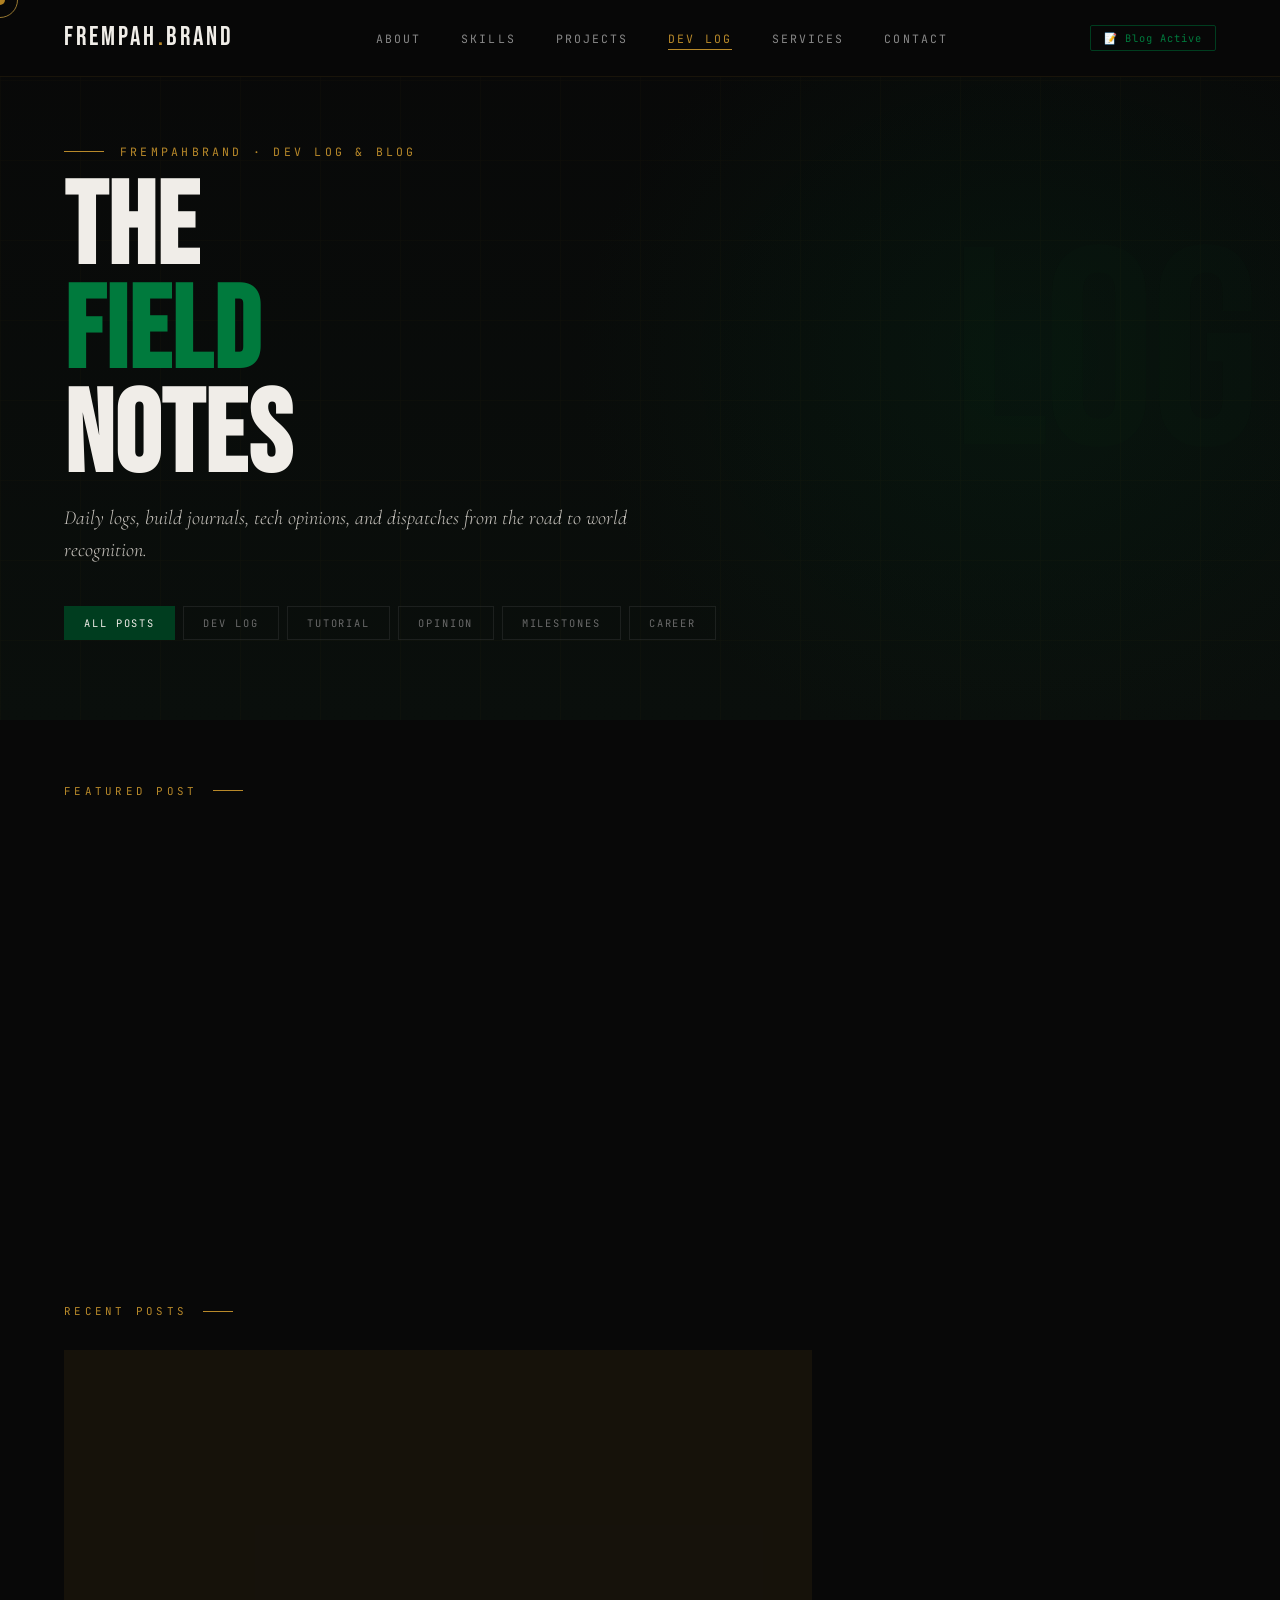
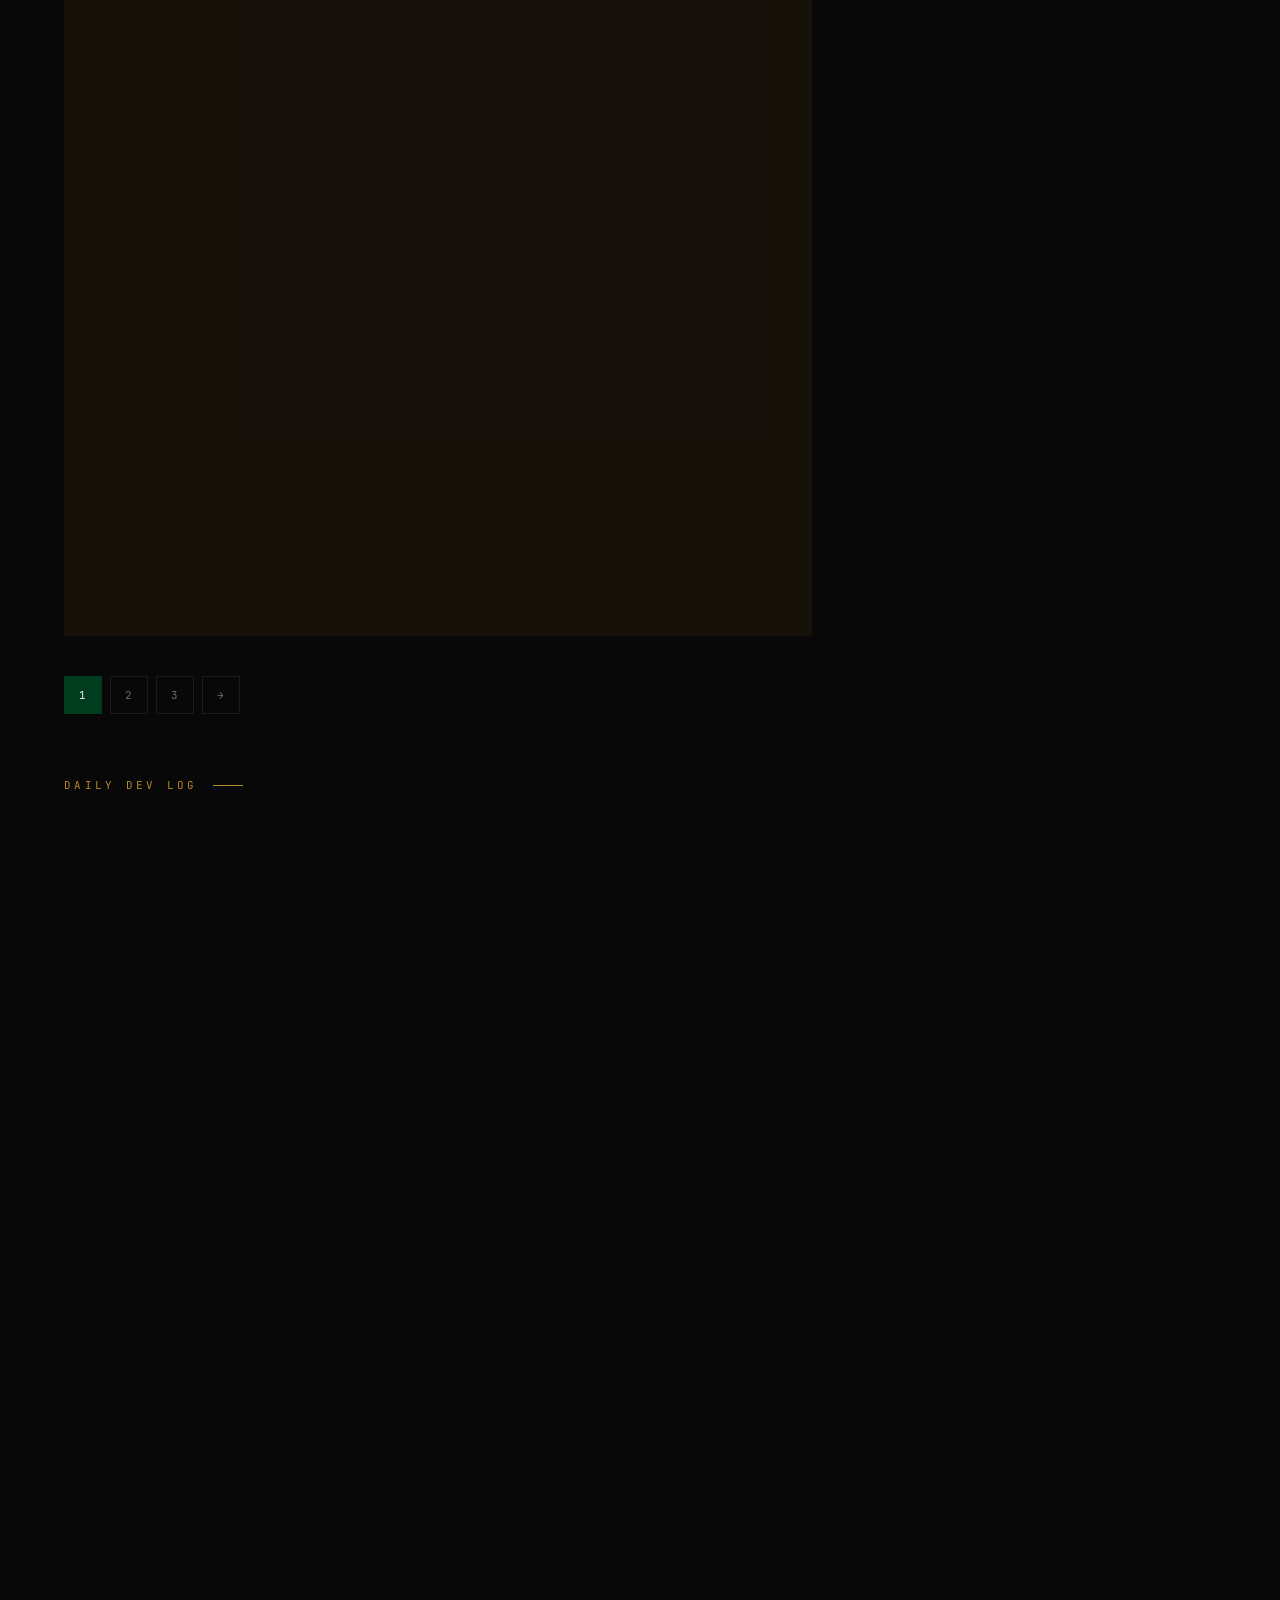
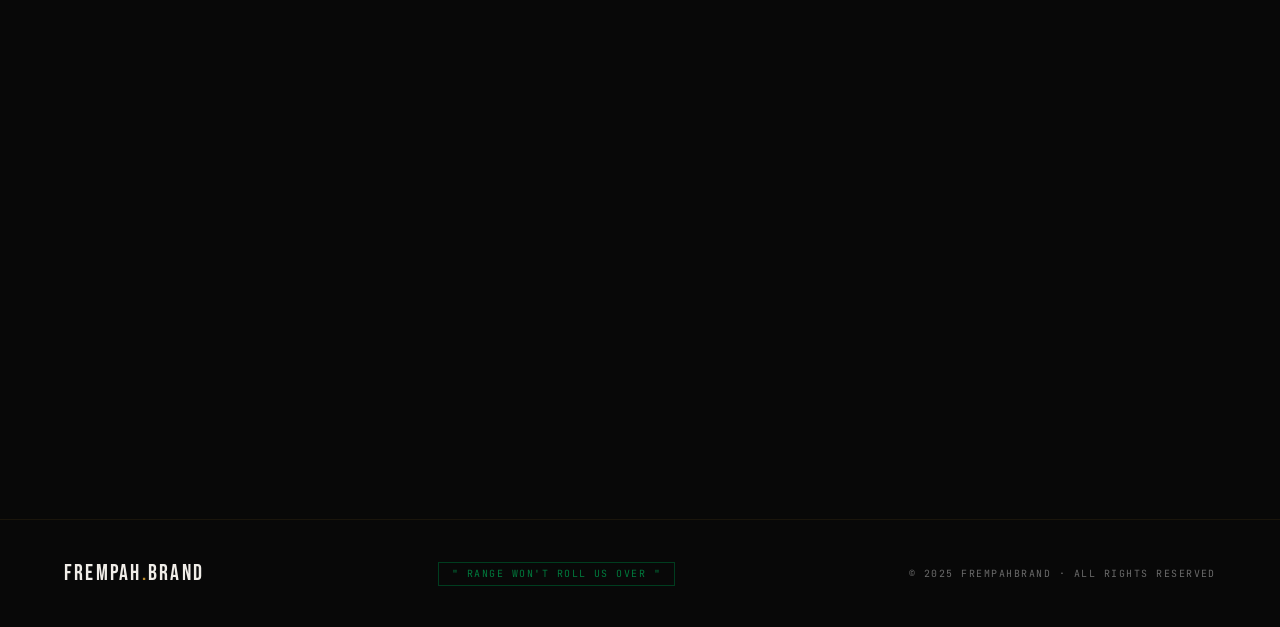
<file: blog.html>
<!DOCTYPE html>
<html lang="en">
<head>
<meta charset="UTF-8"/>
<meta name="viewport" content="width=device-width, initial-scale=1.0"/>
<title>FrempahBrand — Dev Log & Blog</title>
<link rel="preconnect" href="https://fonts.googleapis.com"/>
<link rel="preconnect" href="https://fonts.gstatic.com" crossorigin/>
<link href="https://fonts.googleapis.com/css2?family=Cormorant+Garamond:ital,wght@0,300;0,400;0,600;0,700;1,300;1,400&family=JetBrains+Mono:wght@300;400;500&family=Bebas+Neue&display=swap" rel="stylesheet"/>
<style>
:root {
  --black: #080808; --deep: #0d0d0d; --panel: #111111; --panel2: #161616;
  --rrg: #003d1f; --rrg-bright: #005c2d; --rrg-glow: #007a3d;
  --gold: #b8892a; --gold-bright: #d4a843; --chrome: #c0c0c0; --chrome-dim: #888;
  --white: #f0ede8; --off-white: #c8c4be; --text-muted: #6a6a6a;
  --font-display: 'Bebas Neue', sans-serif;
  --font-serif: 'Cormorant Garamond', serif;
  --font-mono: 'JetBrains Mono', monospace;
}
*,*::before,*::after{margin:0;padding:0;box-sizing:border-box;}
html{scroll-behavior:smooth;}
body{background:var(--black);color:var(--white);font-family:var(--font-serif);overflow-x:hidden;cursor:none;}
.cursor{position:fixed;width:10px;height:10px;background:var(--gold);border-radius:50%;pointer-events:none;z-index:9999;transform:translate(-50%,-50%);transition:width .2s,height .2s;mix-blend-mode:difference;}
.cursor-ring{position:fixed;width:36px;height:36px;border:1px solid var(--gold-bright);border-radius:50%;pointer-events:none;z-index:9998;transform:translate(-50%,-50%);transition:width .3s,height .3s;opacity:.7;}
::-webkit-scrollbar{width:3px;}::-webkit-scrollbar-track{background:var(--black);}::-webkit-scrollbar-thumb{background:var(--rrg);}

/* NAV */
nav{position:fixed;top:0;left:0;right:0;z-index:100;display:flex;align-items:center;justify-content:space-between;padding:1.4rem 4rem;background:rgba(8,8,8,.97);border-bottom:1px solid rgba(184,137,42,.1);}
.nav-logo{font-family:var(--font-display);font-size:1.6rem;letter-spacing:.12em;color:var(--white);text-decoration:none;}
.nav-logo span{color:var(--gold);}
.nav-links{display:flex;gap:2.5rem;list-style:none;}
.nav-links a{font-family:var(--font-mono);font-size:.72rem;letter-spacing:.18em;text-transform:uppercase;color:var(--chrome-dim);text-decoration:none;transition:color .3s;position:relative;}
.nav-links a::after{content:'';position:absolute;bottom:-4px;left:0;width:0;height:1px;background:var(--gold);transition:width .3s;}
.nav-links a:hover,.nav-links a.active{color:var(--gold);}
.nav-links a:hover::after,.nav-links a.active::after{width:100%;}
.nav-badge{font-family:var(--font-mono);font-size:.65rem;letter-spacing:.1em;color:var(--rrg-glow);border:1px solid var(--rrg);padding:.3rem .8rem;border-radius:2px;}

/* BLOG HERO */
.blog-hero{padding:9rem 4rem 5rem;position:relative;overflow:hidden;}
.blog-hero-bg{position:absolute;inset:0;background:radial-gradient(ellipse 50% 80% at 80% 50%,rgba(0,61,31,.2) 0%,transparent 70%),linear-gradient(180deg,#080808 0%,#0a0f0c 100%);}
.blog-hero-grid{position:absolute;inset:0;opacity:.04;background-image:linear-gradient(rgba(184,137,42,.6) 1px,transparent 1px),linear-gradient(90deg,rgba(184,137,42,.6) 1px,transparent 1px);background-size:80px 80px;}
.blog-hero-watermark{position:absolute;right:2%;top:50%;transform:translateY(-50%);font-family:var(--font-display);font-size:22vw;color:rgba(0,92,45,.04);user-select:none;line-height:1;letter-spacing:-.02em;animation:breathe 8s ease-in-out infinite;}
@keyframes breathe{0%,100%{opacity:.04}50%{opacity:.07}}
.blog-hero-content{position:relative;z-index:2;}
.blog-eyebrow{font-family:var(--font-mono);font-size:.72rem;letter-spacing:.28em;color:var(--gold);text-transform:uppercase;margin-bottom:1.2rem;display:flex;align-items:center;gap:1rem;}
.blog-eyebrow::before{content:'';display:block;width:40px;height:1px;background:var(--gold);}
.blog-title{font-family:var(--font-display);font-size:clamp(4rem,9vw,10rem);line-height:.9;letter-spacing:.01em;color:var(--white);margin-bottom:.8rem;}
.blog-title em{color:var(--rrg-glow);font-style:normal;}
.blog-subtitle{font-family:var(--font-serif);font-size:1.25rem;font-style:italic;font-weight:300;color:var(--off-white);max-width:600px;line-height:1.6;margin-bottom:2.5rem;}
.blog-filters{display:flex;gap:.5rem;flex-wrap:wrap;}
.filter-btn{font-family:var(--font-mono);font-size:.65rem;letter-spacing:.18em;text-transform:uppercase;padding:.55rem 1.2rem;background:transparent;color:var(--text-muted);border:1px solid rgba(255,255,255,.08);cursor:none;transition:all .3s;}
.filter-btn.active,.filter-btn:hover{background:var(--rrg);color:var(--white);border-color:var(--rrg);}
.filter-btn[data-tag="milestone"].active{background:var(--gold);border-color:var(--gold);color:var(--black);}
.filter-btn[data-tag="tutorial"].active{background:#1a3a5c;border-color:#2a5a8c;color:var(--white);}
.filter-btn[data-tag="opinion"].active{background:#3a1a1a;border-color:#6a2a2a;color:var(--white);}

/* MAIN LAYOUT */
.blog-layout{display:grid;grid-template-columns:1fr 340px;gap:4rem;padding:4rem;align-items:start;max-width:1400px;margin:0 auto;}

/* POSTS */
.posts-area{}
.section-label{font-family:var(--font-mono);font-size:.68rem;letter-spacing:.3em;text-transform:uppercase;color:var(--gold);display:flex;align-items:center;gap:1rem;margin-bottom:2rem;}
.section-label::after{content:'';flex:0 0 30px;height:1px;background:var(--gold);}

/* FEATURED POST */
.featured-post{background:var(--panel);border:1px solid rgba(184,137,42,.2);margin-bottom:2rem;display:grid;grid-template-columns:1fr 1.2fr;overflow:hidden;transition:border-color .3s,transform .3s;cursor:none;}
.featured-post:hover{border-color:rgba(184,137,42,.5);transform:translateY(-4px);}
.featured-thumb{background:linear-gradient(135deg,var(--rrg) 0%,#001a0e 100%);display:flex;align-items:center;justify-content:center;font-size:5rem;position:relative;min-height:280px;}
.featured-label{position:absolute;top:1rem;left:1rem;font-family:var(--font-mono);font-size:.6rem;letter-spacing:.2em;background:var(--gold);color:var(--black);padding:.3rem .7rem;text-transform:uppercase;}
.featured-body{padding:2.5rem;}
.post-meta{display:flex;align-items:center;gap:1rem;margin-bottom:.8rem;flex-wrap:wrap;}
.post-tag{font-family:var(--font-mono);font-size:.6rem;letter-spacing:.18em;text-transform:uppercase;padding:.25rem .6rem;border-radius:2px;}
.post-tag.devlog{background:rgba(0,92,45,.2);color:var(--rrg-glow);border:1px solid rgba(0,92,45,.3);}
.post-tag.tutorial{background:rgba(26,58,92,.3);color:#5a9fd4;border:1px solid rgba(42,90,140,.3);}
.post-tag.opinion{background:rgba(58,26,26,.3);color:#d45a5a;border:1px solid rgba(106,42,42,.3);}
.post-tag.milestone{background:rgba(184,137,42,.15);color:var(--gold);border:1px solid rgba(184,137,42,.3);}
.post-tag.career{background:rgba(60,0,92,.3);color:#b06ad4;border:1px solid rgba(90,0,140,.3);}
.post-date{font-family:var(--font-mono);font-size:.62rem;letter-spacing:.12em;color:var(--text-muted);}
.post-read-time{font-family:var(--font-mono);font-size:.6rem;color:var(--text-muted);}
.featured-body h2{font-family:var(--font-display);font-size:1.9rem;color:var(--white);line-height:1.1;margin-bottom:.8rem;letter-spacing:.02em;}
.featured-body p{font-size:.98rem;line-height:1.75;color:var(--off-white);font-weight:300;margin-bottom:1.2rem;}
.read-more{font-family:var(--font-mono);font-size:.7rem;letter-spacing:.15em;text-transform:uppercase;color:var(--gold);text-decoration:none;display:inline-flex;align-items:center;gap:.4rem;transition:gap .3s,color .3s;}
.read-more:hover{gap:.8rem;color:var(--gold-bright);}
.read-more::after{content:'→';}

/* POST GRID */
.posts-grid{display:grid;grid-template-columns:1fr 1fr;gap:1.5px;background:rgba(184,137,42,.08);margin-bottom:2.5rem;}
.post-card{background:var(--panel);padding:1.8rem;transition:background .3s,transform .3s;cursor:none;position:relative;overflow:hidden;}
.post-card::before{content:'';position:absolute;top:0;left:0;right:0;height:2px;background:linear-gradient(to right,var(--rrg),var(--gold));transform:scaleX(0);transform-origin:left;transition:transform .4s;}
.post-card:hover::before{transform:scaleX(1);}
.post-card:hover{background:var(--panel2);}
.post-card h3{font-family:var(--font-display);font-size:1.3rem;letter-spacing:.02em;color:var(--white);margin:.6rem 0 .5rem;line-height:1.2;}
.post-card p{font-size:.88rem;line-height:1.65;color:var(--text-muted);font-weight:300;}
.post-card .read-more{margin-top:1rem;font-size:.65rem;}
.post-card .post-emoji{font-size:1.8rem;display:block;margin-bottom:.4rem;}

/* DEV LOG ENTRIES */
.devlog-stream{margin-top:1rem;}
.log-entry{border-left:2px solid rgba(0,92,45,.3);padding-left:1.5rem;padding-bottom:2.5rem;position:relative;transition:border-color .3s;}
.log-entry::before{content:'';position:absolute;left:-5px;top:4px;width:8px;height:8px;border-radius:50%;background:var(--rrg-glow);box-shadow:0 0 12px rgba(0,122,61,.5);}
.log-entry:hover{border-color:var(--rrg-glow);}
.log-entry:last-child{padding-bottom:0;}
.log-date-badge{font-family:var(--font-mono);font-size:.62rem;letter-spacing:.18em;color:var(--rrg-glow);text-transform:uppercase;background:rgba(0,61,31,.2);border:1px solid rgba(0,92,45,.3);padding:.25rem .7rem;display:inline-block;margin-bottom:.7rem;}
.log-entry h4{font-family:var(--font-display);font-size:1.2rem;letter-spacing:.02em;color:var(--white);margin-bottom:.5rem;}
.log-entry p{font-size:.9rem;line-height:1.7;color:var(--off-white);font-weight:300;margin-bottom:.7rem;}
.log-mood{display:flex;align-items:center;gap:.5rem;font-family:var(--font-mono);font-size:.62rem;letter-spacing:.1em;color:var(--text-muted);}
.log-mood span{font-size:.9rem;}
.log-tags{display:flex;gap:.4rem;flex-wrap:wrap;margin-top:.6rem;}
.log-chip{font-family:var(--font-mono);font-size:.58rem;letter-spacing:.1em;color:var(--text-muted);border:1px solid rgba(255,255,255,.07);padding:.2rem .5rem;text-transform:uppercase;}

/* WRITE PANEL */
.write-panel{background:var(--panel);border:1px solid rgba(0,92,45,.2);padding:2rem;margin-top:2rem;}
.write-panel h3{font-family:var(--font-display);font-size:1.4rem;color:var(--white);margin-bottom:.5rem;letter-spacing:.03em;}
.write-panel p{font-family:var(--font-mono);font-size:.68rem;color:var(--text-muted);letter-spacing:.08em;margin-bottom:1.2rem;}
.write-input{width:100%;background:rgba(255,255,255,.03);border:1px solid rgba(255,255,255,.07);color:var(--white);padding:.8rem 1rem;font-family:var(--font-serif);font-size:.95rem;outline:none;transition:border-color .3s;margin-bottom:.8rem;}
.write-input:focus{border-color:rgba(0,92,45,.5);}
.write-input.ta{min-height:100px;resize:none;}
.mood-selector{display:flex;gap:.5rem;margin-bottom:.8rem;}
.mood-btn{font-size:1.2rem;background:rgba(255,255,255,.03);border:1px solid rgba(255,255,255,.07);padding:.4rem .6rem;cursor:none;transition:background .2s,transform .2s;border-radius:2px;}
.mood-btn.selected,.mood-btn:hover{background:rgba(0,61,31,.3);border-color:var(--rrg);transform:scale(1.1);}
.write-label{font-family:var(--font-mono);font-size:.62rem;letter-spacing:.18em;text-transform:uppercase;color:var(--gold);margin-bottom:.4rem;display:block;}
.btn-log{width:100%;font-family:var(--font-mono);font-size:.72rem;letter-spacing:.15em;text-transform:uppercase;padding:.9rem;background:var(--rrg);color:var(--white);border:1px solid var(--rrg-bright);cursor:none;transition:background .3s,transform .2s,box-shadow .3s;margin-top:.8rem;}
.btn-log:hover{background:var(--rrg-bright);transform:translateY(-2px);box-shadow:0 8px 30px rgba(0,92,45,.4);}

/* SIDEBAR */
.sidebar{position:sticky;top:6rem;display:flex;flex-direction:column;gap:2rem;}
.sidebar-card{background:var(--panel);border:1px solid rgba(255,255,255,.05);padding:1.8rem;}
.sidebar-card h3{font-family:var(--font-display);font-size:1.2rem;letter-spacing:.04em;color:var(--white);margin-bottom:1.2rem;padding-bottom:.7rem;border-bottom:1px solid rgba(184,137,42,.15);}

/* STATS */
.stats-grid{display:grid;grid-template-columns:1fr 1fr;gap:1px;background:rgba(184,137,42,.08);}
.stat-box{background:var(--panel2);padding:1.1rem;text-align:center;}
.stat-big{font-family:var(--font-display);font-size:2.2rem;color:var(--gold);line-height:1;}
.stat-sm{font-family:var(--font-mono);font-size:.58rem;letter-spacing:.15em;color:var(--text-muted);text-transform:uppercase;margin-top:.3rem;}

/* STREAK */
.streak-bar{display:flex;gap:3px;flex-wrap:wrap;margin-bottom:1rem;}
.streak-day{width:14px;height:14px;border-radius:2px;background:rgba(255,255,255,.05);transition:background .3s;cursor:none;}
.streak-day.done{background:var(--rrg-glow);}
.streak-day.today{background:var(--gold);box-shadow:0 0 8px rgba(184,137,42,.5);}
.streak-day.miss{background:rgba(200,50,50,.2);}
.streak-label{font-family:var(--font-mono);font-size:.65rem;letter-spacing:.1em;color:var(--text-muted);}
.streak-flame{font-family:var(--font-display);font-size:2rem;color:var(--gold);}

/* TOPICS */
.topics-list{display:flex;flex-direction:column;gap:.6rem;}
.topic-row{display:flex;align-items:center;justify-content:space-between;padding:.6rem 0;border-bottom:1px solid rgba(255,255,255,.04);}
.topic-name{font-family:var(--font-mono);font-size:.72rem;letter-spacing:.08em;color:var(--off-white);}
.topic-count{font-family:var(--font-display);font-size:1.2rem;color:var(--gold);}

/* GOAL TRACKER */
.goal-list{display:flex;flex-direction:column;gap:.9rem;}
.goal-item{}
.goal-header{display:flex;justify-content:space-between;margin-bottom:.4rem;}
.goal-name{font-family:var(--font-mono);font-size:.68rem;letter-spacing:.08em;color:var(--off-white);}
.goal-pct{font-family:var(--font-mono);font-size:.68rem;color:var(--rrg-glow);}
.goal-bar-bg{height:4px;background:rgba(255,255,255,.06);border-radius:2px;overflow:hidden;}
.goal-bar-fill{height:100%;border-radius:2px;transition:width 1.5s cubic-bezier(.22,1,.36,1);}

/* QUOTE */
.daily-quote{border-left:2px solid var(--gold);padding-left:1.2rem;}
.daily-quote p{font-style:italic;font-size:1.05rem;line-height:1.7;color:var(--off-white);font-weight:300;}
.daily-quote cite{font-family:var(--font-mono);font-size:.62rem;letter-spacing:.12em;color:var(--text-muted);margin-top:.6rem;display:block;}

/* PAGINATION */
.pagination{display:flex;gap:.5rem;align-items:center;margin-top:2rem;}
.page-btn{font-family:var(--font-mono);font-size:.68rem;letter-spacing:.12em;width:38px;height:38px;display:flex;align-items:center;justify-content:center;background:transparent;color:var(--text-muted);border:1px solid rgba(255,255,255,.08);cursor:none;transition:all .3s;text-decoration:none;}
.page-btn.active,.page-btn:hover{background:var(--rrg);color:var(--white);border-color:var(--rrg);}

/* FOOTER */
footer{background:var(--black);border-top:1px solid rgba(184,137,42,.1);padding:2.5rem 4rem;display:flex;align-items:center;justify-content:space-between;flex-wrap:wrap;gap:1.5rem;}
.footer-logo{font-family:var(--font-display);font-size:1.4rem;letter-spacing:.1em;text-decoration:none;color:var(--white);}
.footer-logo span{color:var(--gold);}
.footer-copy{font-family:var(--font-mono);font-size:.62rem;letter-spacing:.15em;color:var(--text-muted);text-transform:uppercase;}
.footer-rr{font-family:var(--font-mono);font-size:.62rem;letter-spacing:.15em;color:var(--rrg-glow);text-transform:uppercase;border:1px solid var(--rrg);padding:.3rem .8rem;}

/* REVEAL */
.reveal{opacity:0;transform:translateY(30px);transition:opacity .8s cubic-bezier(.22,1,.36,1),transform .8s cubic-bezier(.22,1,.36,1);}
.reveal.visible{opacity:1;transform:translateY(0);}
.reveal-delay-1{transition-delay:.1s;}.reveal-delay-2{transition-delay:.2s;}.reveal-delay-3{transition-delay:.3s;}

/* SUCCESS TOAST */
.toast{position:fixed;bottom:2rem;right:2rem;background:var(--rrg-bright);color:var(--white);font-family:var(--font-mono);font-size:.75rem;letter-spacing:.1em;padding:1rem 1.8rem;border-left:3px solid var(--gold);z-index:500;transform:translateY(100px);opacity:0;transition:all .4s cubic-bezier(.22,1,.36,1);}
.toast.show{transform:translateY(0);opacity:1;}

/* RESPONSIVE */
@media(max-width:1000px){
  .blog-layout{grid-template-columns:1fr;padding:2rem;}
  .sidebar{position:static;}
  .featured-post{grid-template-columns:1fr;}
  .featured-thumb{min-height:160px;}
  .posts-grid{grid-template-columns:1fr;}
  nav{padding:1.2rem 2rem;}.nav-links{display:none;}
  .blog-hero{padding:7rem 2rem 3rem;}
}
</style>
</head>
<body>

<div class="cursor" id="cursor"></div>
<div class="cursor-ring" id="cursorRing"></div>

<!-- NAV -->
<nav>
  <a href="index.html" class="nav-logo">FREMPAH<span>.</span>BRAND</a>
  <ul class="nav-links">
    <li><a href="index.html#about">About</a></li>
    <li><a href="index.html#skills">Skills</a></li>
    <li><a href="index.html#projects">Projects</a></li>
    <li><a href="blog.html" class="active">Dev Log</a></li>
    <li><a href="index.html#services">Services</a></li>
    <li><a href="index.html#contact">Contact</a></li>
  </ul>
  <div class="nav-badge">📝 Blog Active</div>
</nav>

<!-- HERO -->
<div class="blog-hero">
  <div class="blog-hero-bg"></div>
  <div class="blog-hero-grid"></div>
  <div class="blog-hero-watermark">LOG</div>
  <div class="blog-hero-content">
    <div class="blog-eyebrow">FrempahBrand · Dev Log & Blog</div>
    <h1 class="blog-title">THE<br><em>FIELD</em><br>NOTES</h1>
    <p class="blog-subtitle">Daily logs, build journals, tech opinions, and dispatches from the road to world recognition.</p>
    <div class="blog-filters" id="blogFilters">
      <button class="filter-btn active" data-tag="all" onclick="filterPosts('all',this)">All Posts</button>
      <button class="filter-btn" data-tag="devlog" onclick="filterPosts('devlog',this)">Dev Log</button>
      <button class="filter-btn" data-tag="tutorial" onclick="filterPosts('tutorial',this)">Tutorial</button>
      <button class="filter-btn" data-tag="opinion" onclick="filterPosts('opinion',this)">Opinion</button>
      <button class="filter-btn" data-tag="milestone" onclick="filterPosts('milestone',this)">Milestones</button>
      <button class="filter-btn" data-tag="career" onclick="filterPosts('career',this)">Career</button>
    </div>
  </div>
</div>

<!-- MAIN LAYOUT -->
<div class="blog-layout">

  <!-- LEFT: POSTS AREA -->
  <div class="posts-area">

    <!-- FEATURED -->
    <div class="section-label">Featured Post</div>
    <div class="featured-post reveal" id="featuredPost">
      <div class="featured-thumb">
        🏗️
        <div class="featured-label">⭐ Featured</div>
      </div>
      <div class="featured-body">
        <div class="post-meta">
          <span class="post-tag milestone">Milestone</span>
          <span class="post-date">March 2025</span>
          <span class="post-read-time">· 5 min read</span>
        </div>
        <h2>I Built My Portfolio. Now What? The FrempahBrand Manifesto.</h2>
        <p>Months ago I pushed the first version of this site live. It had one image, three features, and a motto I wrote on a whim. Today, it has a name, a philosophy, and a direction. Here's what I learned building FrempahBrand and why "Range Won't Roll Us Over" is more than just a tagline.</p>
        <a href="#" class="read-more">Read the Full Story</a>
      </div>
    </div>

    <!-- POST GRID -->
    <div class="section-label" style="margin-top:2.5rem">Recent Posts</div>
    <div class="posts-grid" id="postsGrid">

      <div class="post-card reveal" data-tag="devlog">
        <span class="post-emoji">⚡</span>
        <div class="post-meta"><span class="post-tag devlog">Dev Log</span><span class="post-date">Mar 18</span></div>
        <h3>Day 47: CSS Grid Finally Clicked</h3>
        <p>I've read a dozen CSS Grid tutorials. Today was the first time I built something with it without googling once. Here's what changed.</p>
        <a href="#" class="read-more">Read</a>
      </div>

      <div class="post-card reveal reveal-delay-1" data-tag="career">
        <span class="post-emoji">🎯</span>
        <div class="post-meta"><span class="post-tag career">Career</span><span class="post-date">Mar 15</span></div>
        <h3>How I'm Positioning FrempahBrand for Global Opportunities</h3>
        <p>Ghana is not a limitation. It's a competitive advantage if you know how to frame it. My strategy for getting noticed worldwide.</p>
        <a href="#" class="read-more">Read</a>
      </div>

      <div class="post-card reveal reveal-delay-1" data-tag="tutorial">
        <span class="post-emoji">🎨</span>
        <div class="post-meta"><span class="post-tag tutorial">Tutorial</span><span class="post-date">Mar 12</span></div>
        <h3>Build a Luxury Dark UI with Pure CSS — No Frameworks</h3>
        <p>Everything on FrempahBrand is hand-coded CSS. Here's how I create the dark, gold-accented aesthetic that people keep asking about.</p>
        <a href="#" class="read-more">Read</a>
      </div>

      <div class="post-card reveal reveal-delay-2" data-tag="opinion">
        <span class="post-emoji">💬</span>
        <div class="post-meta"><span class="post-tag opinion">Opinion</span><span class="post-date">Mar 8</span></div>
        <h3>Why Every Developer Needs a Brand, Not Just a LinkedIn</h3>
        <p>Your LinkedIn is a resume. Your brand is a magnet. I chose the magnet. Here's why that decision already changed my trajectory.</p>
        <a href="#" class="read-more">Read</a>
      </div>

      <div class="post-card reveal" data-tag="devlog">
        <span class="post-emoji">🔧</span>
        <div class="post-meta"><span class="post-tag devlog">Dev Log</span><span class="post-date">Mar 5</span></div>
        <h3>Debugging at 2AM: A Story of Never Giving Up</h3>
        <p>A semicolon cost me 3 hours. But I found it. That persistence is the job. This is what it actually feels like to level up.</p>
        <a href="#" class="read-more">Read</a>
      </div>

      <div class="post-card reveal reveal-delay-1" data-tag="milestone">
        <span class="post-emoji">🏆</span>
        <div class="post-meta"><span class="post-tag milestone">Milestone</span><span class="post-date">Mar 1</span></div>
        <h3>First Freelance Inquiry: Someone Wants to Pay Me</h3>
        <p>It happened. A stranger found my portfolio and asked about my rates. I almost missed it because I didn't believe it was real.</p>
        <a href="#" class="read-more">Read</a>
      </div>

    </div>

    <!-- PAGINATION -->
    <div class="pagination">
      <a href="#" class="page-btn active">1</a>
      <a href="#" class="page-btn">2</a>
      <a href="#" class="page-btn">3</a>
      <a href="#" class="page-btn">→</a>
    </div>

    <!-- DAILY DEV LOG STREAM -->
    <div style="margin-top:4rem;">
      <div class="section-label">Daily Dev Log</div>
      <div class="devlog-stream" id="devlogStream">

        <div class="log-entry reveal">
          <div class="log-date-badge">Today · March 21, 2025</div>
          <h4>Rebuilt the blog page from scratch</h4>
          <p>Spent the morning designing the blog layout. Went through 3 different grid approaches before landing on this one. The sticky sidebar is the move — it keeps context visible while you scroll. Also figured out the CSS-only filter system. No frameworks. Just me and CSS.</p>
          <div class="log-mood"><span>😤</span> Mood: Deep focus. Barely noticed time passing.</div>
          <div class="log-tags">
            <span class="log-chip">CSS Grid</span><span class="log-chip">Layout</span><span class="log-chip">FrempahBrand</span>
          </div>
        </div>

        <div class="log-entry reveal reveal-delay-1">
          <div class="log-date-badge">Mar 20, 2025</div>
          <h4>JavaScript closures — they finally make sense</h4>
          <p>I've been avoiding closures for months. Today I forced myself to sit with them for 2 hours. Wrote 15 small examples. Made a diagram. Now I actually get it. The key for me was thinking of closures as a function that "remembers" where it was born.</p>
          <div class="log-mood"><span>🔥</span> Mood: Breakthrough energy.</div>
          <div class="log-tags">
            <span class="log-chip">JavaScript</span><span class="log-chip">Closures</span><span class="log-chip">Learning</span>
          </div>
        </div>

        <div class="log-entry reveal reveal-delay-2">
          <div class="log-date-badge">Mar 19, 2025</div>
          <h4>Rest day but still coded for 20 minutes</h4>
          <p>Didn't plan to code today. But I had an idea for a CSS animation effect and had to try it. Sometimes the best sessions are the ones you didn't schedule. Consistency over intensity.</p>
          <div class="log-mood"><span>😌</span> Mood: Relaxed and still shipping.</div>
          <div class="log-tags">
            <span class="log-chip">CSS Animation</span><span class="log-chip">Consistency</span>
          </div>
        </div>

      </div>
    </div>

    <!-- WRITE A LOG ENTRY -->
    <div class="write-panel reveal" style="margin-top:3rem;" id="writePanel">
      <h3>Drop Today's Log</h3>
      <p>What did you build, learn, or figure out today? Write it here.</p>
      <label class="write-label">Entry Title</label>
      <input class="write-input" id="logTitle" type="text" placeholder="What happened today?"/>
      <label class="write-label">What I worked on</label>
      <textarea class="write-input ta" id="logBody" placeholder="Describe what you built, learned, struggled with, or conquered..."></textarea>
      <label class="write-label">Today's Mood</label>
      <div class="mood-selector" id="moodSelector">
        <button class="mood-btn" onclick="selectMood(this,'🔥')">🔥</button>
        <button class="mood-btn" onclick="selectMood(this,'😤')">😤</button>
        <button class="mood-btn" onclick="selectMood(this,'🚀')">🚀</button>
        <button class="mood-btn" onclick="selectMood(this,'😅')">😅</button>
        <button class="mood-btn" onclick="selectMood(this,'😌')">😌</button>
        <button class="mood-btn" onclick="selectMood(this,'💀')">💀</button>
      </div>
      <label class="write-label">Tags (comma separated)</label>
      <input class="write-input" id="logTags" type="text" placeholder="CSS, JavaScript, Debugging..."/>
      <button class="btn-log" onclick="submitLog()">⬆ Commit to the Log</button>
    </div>

  </div>

  <!-- RIGHT: SIDEBAR -->
  <aside class="sidebar">

    <!-- STATS -->
    <div class="sidebar-card reveal">
      <h3>📊 By the Numbers</h3>
      <div class="stats-grid">
        <div class="stat-box"><div class="stat-big" id="cnt-posts">9</div><div class="stat-sm">Posts</div></div>
        <div class="stat-box"><div class="stat-big" id="cnt-streak">21</div><div class="stat-sm">Day Streak</div></div>
        <div class="stat-box"><div class="stat-big">3</div><div class="stat-sm">Milestones</div></div>
        <div class="stat-box"><div class="stat-big">∞</div><div class="stat-sm">Motivation</div></div>
      </div>
    </div>

    <!-- STREAK -->
    <div class="sidebar-card reveal reveal-delay-1">
      <h3>🔥 Coding Streak</h3>
      <div style="display:flex;align-items:center;gap:1rem;margin-bottom:1rem;">
        <div class="streak-flame" id="streakNum">21</div>
        <div>
          <div style="font-family:var(--font-mono);font-size:.75rem;color:var(--white);">Days in a row</div>
          <div class="streak-label">Keep the fire alive 🚗</div>
        </div>
      </div>
      <div class="streak-bar" id="streakBar"></div>
      <div class="streak-label">Last 28 days · Green = coded · Gold = today</div>
    </div>

    <!-- GOALS -->
    <div class="sidebar-card reveal reveal-delay-2">
      <h3>🎯 2025 Goals</h3>
      <div class="goal-list">
        <div class="goal-item">
          <div class="goal-header"><span class="goal-name">Ship 5 projects</span><span class="goal-pct">40%</span></div>
          <div class="goal-bar-bg"><div class="goal-bar-fill" style="width:0;background:var(--rrg-glow);" data-target="40"></div></div>
        </div>
        <div class="goal-item">
          <div class="goal-header"><span class="goal-name">Land first paid client</span><span class="goal-pct">70%</span></div>
          <div class="goal-bar-bg"><div class="goal-bar-fill" style="width:0;background:var(--gold);" data-target="70"></div></div>
        </div>
        <div class="goal-item">
          <div class="goal-header"><span class="goal-name">100 blog posts</span><span class="goal-pct">9%</span></div>
          <div class="goal-bar-bg"><div class="goal-bar-fill" style="width:0;background:var(--rrg-glow);" data-target="9"></div></div>
        </div>
        <div class="goal-item">
          <div class="goal-header"><span class="goal-name">Master React fully</span><span class="goal-pct">55%</span></div>
          <div class="goal-bar-bg"><div class="goal-bar-fill" style="width:0;background:var(--gold);" data-target="55"></div></div>
        </div>
        <div class="goal-item">
          <div class="goal-header"><span class="goal-name">World recognition</span><span class="goal-pct">Starting...</span></div>
          <div class="goal-bar-bg"><div class="goal-bar-fill" style="width:0;background:linear-gradient(to right,var(--rrg),var(--gold));" data-target="5"></div></div>
        </div>
      </div>
    </div>

    <!-- TOPICS -->
    <div class="sidebar-card reveal reveal-delay-1">
      <h3>🗂 Topics Covered</h3>
      <div class="topics-list">
        <div class="topic-row"><span class="topic-name">CSS / Design</span><span class="topic-count">12</span></div>
        <div class="topic-row"><span class="topic-name">JavaScript</span><span class="topic-count">8</span></div>
        <div class="topic-row"><span class="topic-name">Career & Brand</span><span class="topic-count">6</span></div>
        <div class="topic-row"><span class="topic-name">React</span><span class="topic-count">4</span></div>
        <div class="topic-row"><span class="topic-name">Milestones</span><span class="topic-count">3</span></div>
        <div class="topic-row"><span class="topic-name">Tools & Workflow</span><span class="topic-count">3</span></div>
      </div>
    </div>

    <!-- QUOTE -->
    <div class="sidebar-card reveal">
      <h3>💭 This Week's Fuel</h3>
      <div class="daily-quote">
        <p>"You don't rise to the level of your goals. You fall to the level of your systems."</p>
        <cite>— James Clear · Atomic Habits</cite>
      </div>
    </div>

  </aside>
</div>

<!-- FOOTER -->
<footer>
  <a href="index.html" class="footer-logo">FREMPAH<span>.</span>BRAND</a>
  <div class="footer-rr">" Range Won't Roll Us Over "</div>
  <div class="footer-copy">© 2025 FrempahBrand · All Rights Reserved</div>
</footer>

<div class="toast" id="toast">✓ Log committed to the record</div>

<script>
// Cursor
const cursor=document.getElementById('cursor'),ring=document.getElementById('cursorRing');
let mx=0,my=0,rx=0,ry=0;
document.addEventListener('mousemove',e=>{mx=e.clientX;my=e.clientY;});
(function tick(){cursor.style.left=mx+'px';cursor.style.top=my+'px';rx+=(mx-rx)*.15;ry+=(my-ry)*.15;ring.style.left=rx+'px';ring.style.top=ry+'px';requestAnimationFrame(tick);})();

// Reveal
const revEls=document.querySelectorAll('.reveal');
const io=new IntersectionObserver(es=>es.forEach(e=>{if(e.isIntersecting)e.target.classList.add('visible');}),{threshold:.1,rootMargin:'0px 0px -40px 0px'});
revEls.forEach(r=>io.observe(r));

// Build streak bar
const bar=document.getElementById('streakBar');
const pattern=[1,1,1,0,1,1,1,1,1,1,0,1,1,1,1,1,0,1,1,1,1,1,1,1,1,1,1,'today'];
pattern.forEach(d=>{
  const el=document.createElement('div');
  el.className='streak-day'+(d===1?' done':d==='today'?' today':d===0?' miss':'');
  bar.appendChild(el);
});

// Goal bars animate on scroll
const goalBars=document.querySelectorAll('.goal-bar-fill');
const goalObs=new IntersectionObserver(es=>{
  es.forEach(e=>{if(e.isIntersecting){e.target.style.width=e.target.dataset.target+'%';goalObs.unobserve(e.target);}});
},{threshold:.3});
goalBars.forEach(b=>goalObs.observe(b));

// Filter posts
function filterPosts(tag,btn){
  document.querySelectorAll('.filter-btn').forEach(b=>b.classList.remove('active'));
  btn.classList.add('active');
  document.querySelectorAll('.post-card').forEach(c=>{
    const show=tag==='all'||c.dataset.tag===tag;
    c.style.display=show?'':'none';
    if(show){c.style.animation='none';c.offsetHeight;c.style.animation='fadeIn .4s both';}
  });
  @keyframes fadeIn{from{opacity:0;transform:translateY(10px)}to{opacity:1;transform:translateY(0)}}
}

// Mood selection
let selectedMood='🔥';
function selectMood(btn,mood){
  document.querySelectorAll('.mood-btn').forEach(b=>b.classList.remove('selected'));
  btn.classList.add('selected');selectedMood=mood;
}
document.querySelector('.mood-btn').classList.add('selected');

// Submit log
let logCount=0;
function submitLog(){
  const title=document.getElementById('logTitle').value.trim();
  const body=document.getElementById('logBody').value.trim();
  const tags=document.getElementById('logTags').value.trim();
  if(!title||!body){showToast('⚠ Add a title and description first');return;}
  const stream=document.getElementById('devlogStream');
  const entry=document.createElement('div');
  entry.className='log-entry';
  const today=new Date();
  const dateStr=today.toLocaleDateString('en-GB',{day:'numeric',month:'short',year:'numeric'});
  const tagChips=tags?tags.split(',').map(t=>`<span class="log-chip">${t.trim()}</span>`).join(''):'';
  entry.innerHTML=`
    <div class="log-date-badge">Just Now · ${dateStr}</div>
    <h4>${title}</h4>
    <p>${body}</p>
    <div class="log-mood"><span>${selectedMood}</span> Mood: New entry logged.</div>
    ${tagChips?`<div class="log-tags">${tagChips}</div>`:''}
  `;
  entry.style.opacity='0';entry.style.transform='translateY(20px)';
  stream.insertBefore(entry,stream.firstChild);
  setTimeout(()=>{entry.style.transition='all .5s';entry.style.opacity='1';entry.style.transform='translateY(0)';},50);
  document.getElementById('logTitle').value='';
  document.getElementById('logBody').value='';
  document.getElementById('logTags').value='';
  logCount++;
  document.getElementById('cnt-posts').textContent=9+logCount;
  document.getElementById('cnt-streak').textContent=21+logCount;
  showToast('✓ Log committed to the record');
}

function showToast(msg){
  const t=document.getElementById('toast');
  t.textContent=msg;t.classList.add('show');
  setTimeout(()=>t.classList.remove('show'),3000);
}

// Filter function fix for inline style
document.querySelectorAll('.post-card').forEach(c=>{c.style.display='';});
</script>
</body>
</html>
</file>
